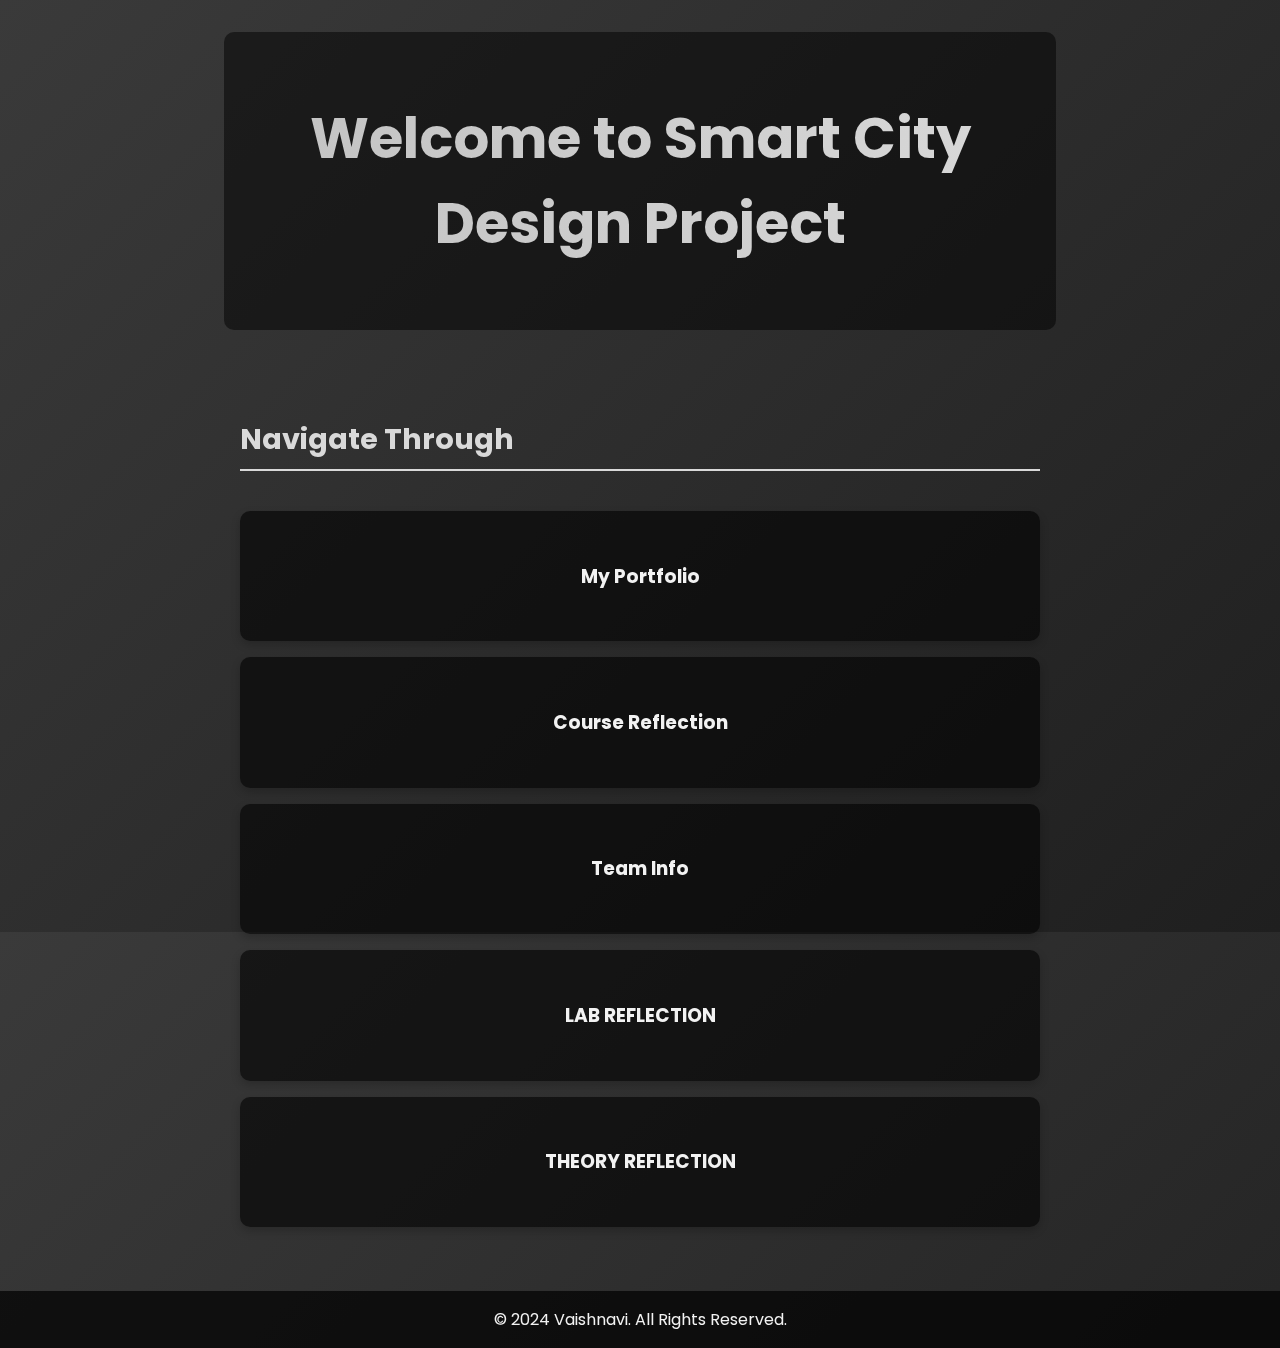
<file: index.html>
<!DOCTYPE html>

<html lang="en">

<head>

    <meta charset="UTF-8">

    <meta name="viewport" content="width=device-width, initial-scale=1.0">

    <title>Smart City Design Project</title>

    <link href="https://fonts.googleapis.com/css2?family=Poppins:wght@300;400;600&display=swap" rel="stylesheet">

    <style>

        body {

            margin: 0;

            font-family: 'Poppins', sans-serif;

            color: #f2f2f2;

            overflow-y: auto;

            overflow-x: hidden;

            background: linear-gradient(135deg, #3a3a3a, #1f1f1f);

            height: 100vh;

        }



        .background {

            position: fixed;

            top: 0;

            left: 0;

            width: 100%;

            height: 100%;

            z-index: -1;

        }



        header {

            text-align: center;

            padding: 4rem 1rem;

            background: rgba(0, 0, 0, 0.5);

            border-radius: 10px;

            margin: 2rem auto;

            max-width: 800px;

        }



        header h1 {

            font-size: 3.5rem;

            margin: 0;

            background: linear-gradient(90deg, #c2c2c2, #d9d9d9);

            -webkit-background-clip: text;

            -webkit-text-fill-color: transparent;

        }



        section {

            max-width: 800px;

            margin: 2rem auto;

            padding: 2rem;

            display: flex;

            flex-direction: column;

            gap: 1rem;

        }



        section h2 {

            font-size: 1.8rem;

            color: #d9d9d9;

            border-bottom: 2px solid #d9d9d9;

            padding-bottom: 0.5rem;

        }



        .box {

            padding: 2rem;

            background: rgba(0, 0, 0, 0.6);

            border-radius: 10px;

            box-shadow: 0 4px 10px rgba(0, 0, 0, 0.2);

            text-align: center;

            cursor: pointer;

            transition: background-color 0.3s ease;

        }



        .box:hover {

            background-color: rgba(0, 0, 0, 0.8);

        }



        a {

            color: #d9d9d9;

            text-decoration: none;

            font-weight: bold;

        }



        a:hover {

            text-decoration: underline;

        }



        footer {

            text-align: center;

            padding: 1rem;

            font-size: 1rem;

            background: rgba(0, 0, 0, 0.7);

        }

    </style>

</head>

<body>

    <div class="background"></div>



    <header>

        <h1>Welcome to Smart City Design Project</h1>

    </header>



    <section>

        <h2>Navigate Through</h2>



        <div class="box" onclick="window.location.href='my_portfolio.html'">

            <h3>My Portfolio</h3>

        </div>



        <div class="box" onclick="window.location.href='reflection_vaishnavi.html'">

            <h3>Course Reflection</h3>

        </div>



        <div class="box" onclick="window.location.href='team_information.html'">

            <h3>Team Info</h3>

        </div>



         <div class="box" onclick="window.location.href='lab_reflections.html'">

            <h3>LAB REFLECTION</h3>

        </div>



        <div class="box" onclick="window.location.href='theory_reflection.html'">

            <h3>THEORY REFLECTION</h3>

        </div>



    </section>



    <footer>

        &copy; 2024 Vaishnavi. All Rights Reserved.

    </footer>

</body>

</html>
</file>
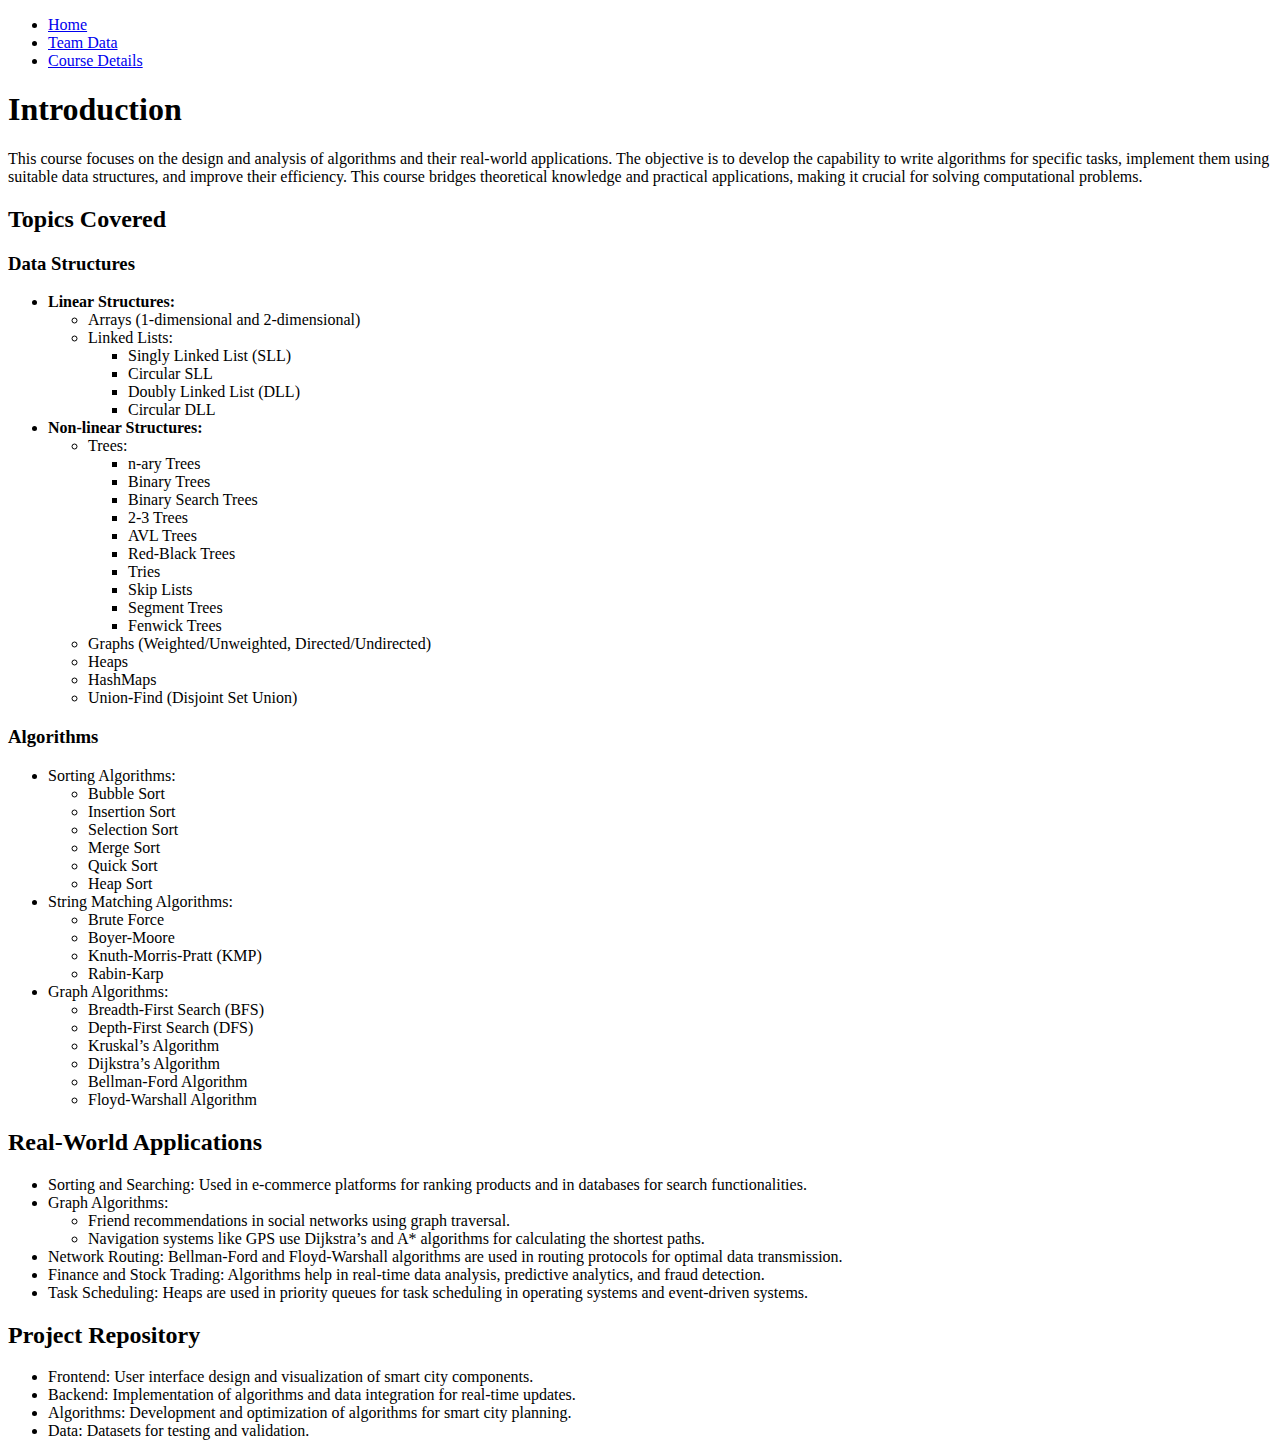
<file: course.html>
<!DOCTYPE html>
<html lang="en">
<head>
    <meta charset="UTF-8">
    <meta name="viewport" content="width=device-width, initial-scale=1.0">
    <title>Course Details - Design and Analysis of Algorithms</title>
    <link rel="stylesheet" href="styles.css"> <!-- Link to the unified styles.css -->
</head>
<body>
    <!-- Navigation -->
    <nav class="primary-navigation">
        <ul>
            <li><a href="index.html">Home</a></li>
            <li><a href="data.html">Team Data</a></li>
            <li><a href="course.html" class="active">Course Details</a></li>
        </ul>
    </nav>

    <!-- Introduction Section -->
    <section id="introduction" class="intro-section">
        <h1>Introduction</h1>
        <p>
            This course focuses on the design and analysis of algorithms and their real-world applications. 
            The objective is to develop the capability to write algorithms for specific tasks, implement them 
            using suitable data structures, and improve their efficiency. This course bridges theoretical knowledge 
            and practical applications, making it crucial for solving computational problems.
        </p>
    </section>

    <!-- Topics Covered Section -->
    <section id="topics" class="topics-section">
        <h2>Topics Covered</h2>
        <div class="topics-list">
            <!-- Data Structures -->
            <div class="topic-category">
                <h3>Data Structures</h3>
                <ul>
                    <li><strong>Linear Structures:</strong>
                        <ul>
                            <li>Arrays (1-dimensional and 2-dimensional)</li>
                            <li>Linked Lists:
                                <ul>
                                    <li>Singly Linked List (SLL)</li>
                                    <li>Circular SLL</li>
                                    <li>Doubly Linked List (DLL)</li>
                                    <li>Circular DLL</li>
                                </ul>
                            </li>
                        </ul>
                    </li>

                    <li><strong>Non-linear Structures:</strong>
                        <ul>
                            <li>Trees:
                                <ul>
                                    <li>n-ary Trees</li>
                                    <li>Binary Trees</li>
                                    <li>Binary Search Trees</li>
                                    <li>2-3 Trees</li>
                                    <li>AVL Trees</li>
                                    <li>Red-Black Trees</li>
                                    <li>Tries</li>
                                    <li>Skip Lists</li>
                                    <li>Segment Trees</li>
                                    <li>Fenwick Trees</li>
                                </ul>
                            </li>
                            <li>Graphs (Weighted/Unweighted, Directed/Undirected)</li>
                            <li>Heaps</li>
                            <li>HashMaps</li>
                            <li>Union-Find (Disjoint Set Union)</li>
                        </ul>
                    </li>
                </ul>
            </div>

            <!-- Algorithms -->
            <div class="topic-category">
                <h3>Algorithms</h3>
                <ul>
                    <li>Sorting Algorithms:
                        <ul>
                            <li>Bubble Sort</li>
                            <li>Insertion Sort</li>
                            <li>Selection Sort</li>
                            <li>Merge Sort</li>
                            <li>Quick Sort</li>
                            <li>Heap Sort</li>
                        </ul>
                    </li>
                    <li>String Matching Algorithms:
                        <ul>
                            <li>Brute Force</li>
                            <li>Boyer-Moore</li>
                            <li>Knuth-Morris-Pratt (KMP)</li>
                            <li>Rabin-Karp</li>
                        </ul>
                    </li>
                    <li>Graph Algorithms:
                        <ul>
                            <li>Breadth-First Search (BFS)</li>
                            <li>Depth-First Search (DFS)</li>
                            <li>Kruskal’s Algorithm</li>
                            <li>Dijkstra’s Algorithm</li>
                            <li>Bellman-Ford Algorithm</li>
                            <li>Floyd-Warshall Algorithm</li>
                        </ul>
                    </li>
                </ul>
            </div>
        </div>
    </section>

    <!-- Applications Section -->
    <section id="applications" class="applications-section">
        <h2>Real-World Applications</h2>
        <ul>
            <li>Sorting and Searching: Used in e-commerce platforms for ranking products and in databases for search functionalities.</li>
            <li>Graph Algorithms: 
                <ul>
                    <li>Friend recommendations in social networks using graph traversal.</li>
                    <li>Navigation systems like GPS use Dijkstra’s and A* algorithms for calculating the shortest paths.</li>
                </ul>
            </li>
            <li>Network Routing: Bellman-Ford and Floyd-Warshall algorithms are used in routing protocols for optimal data transmission.</li>
            <li>Finance and Stock Trading: Algorithms help in real-time data analysis, predictive analytics, and fraud detection.</li>
            <li>Task Scheduling: Heaps are used in priority queues for task scheduling in operating systems and event-driven systems.</li>
        </ul>
    </section>

    <!-- Project Repository Section -->
    <section id="project-repository" class="project-repository-section">
        <h2>Project Repository</h2>
        <ul>
            <li>Frontend: User interface design and visualization of smart city components.</li>
            <li>Backend: Implementation of algorithms and data integration for real-time updates.</li>
            <li>Algorithms: Development and optimization of algorithms for smart city planning.</li>
            <li>Data: Datasets for testing and validation.</li>
        </ul>
    </section>

    <!-- Dots Navigation -->
    <div class="dots-navigation">
        <a href="#introduction" class="dot1"></a>
        <a href="#topics" class="dot2"></a>
        <a href="#applications" class="dot3"></a>
        <a href="#project-repository" class="dot4"></a>
    </div>
</body>
</html>
</file>
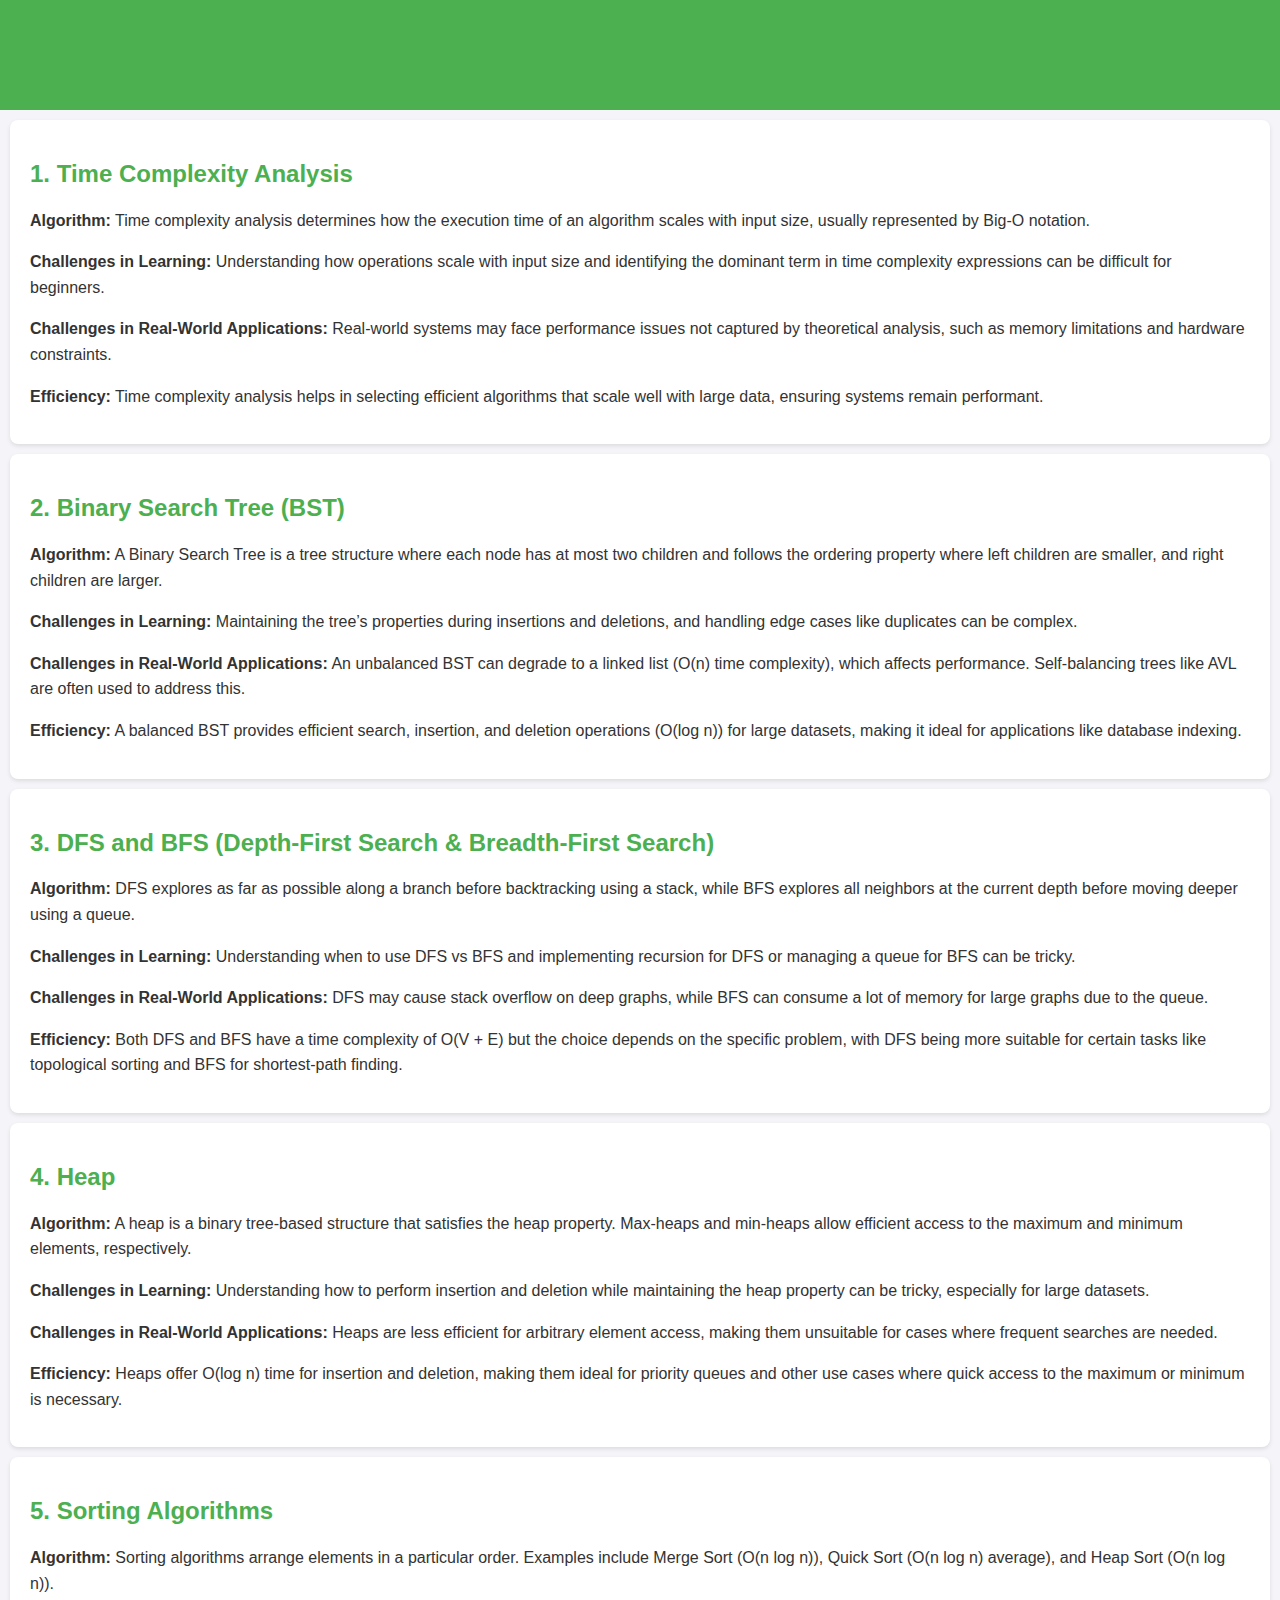
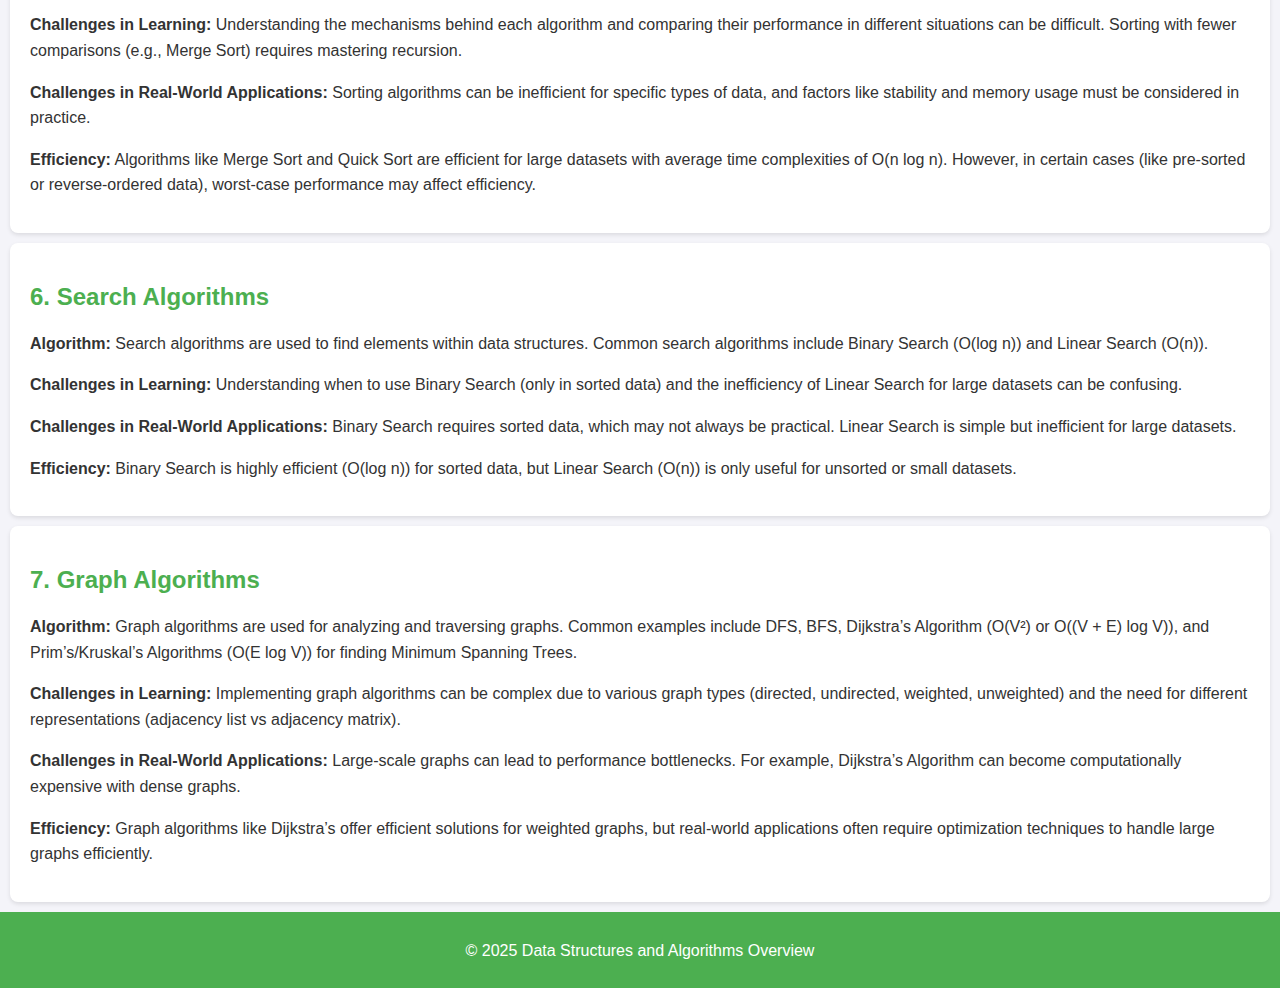
<file: lab_reflections.html>
<!DOCTYPE html>
<html lang="en">
<head>
    <meta charset="UTF-8">
    <meta name="viewport" content="width=device-width, initial-scale=1.0">
    <meta http-equiv="X-UA-Compatible" content="ie=edge">
    <title>Data Structures and Algorithms Overview</title>
    <style>
        body {
            font-family: Arial, sans-serif;
            background-color: #f4f4f9;
            color: #333;
            margin: 0;
            padding: 0;
        }
        header {
            background-color: #4CAF50;
            color: white;
            padding: 15px;
            text-align: center;
        }
        section {
            padding: 20px;
            margin: 10px;
        }
        h1, h2 {
            color: #4CAF50;
        }
        p {
            line-height: 1.6;
            margin-bottom: 15px;
        }
        .content {
            background-color: #ffffff;
            padding: 20px;
            border-radius: 8px;
            box-shadow: 0 2px 4px rgba(0, 0, 0, 0.1);
        }
        ul {
            list-style-type: square;
            margin-left: 20px;
        }
        footer {
            text-align: center;
            padding: 10px;
            background-color: #4CAF50;
            color: white;
        }
    </style>
</head>
<body>

<header>
    <h1>Data Structures and Algorithms Overview</h1>
</header>

<!-- Time Complexity Analysis Section -->
<section class="content">
    <h2>1. Time Complexity Analysis</h2>
    <p><strong>Algorithm:</strong> Time complexity analysis determines how the execution time of an algorithm scales with input size, usually represented by Big-O notation.</p>
    <p><strong>Challenges in Learning:</strong> Understanding how operations scale with input size and identifying the dominant term in time complexity expressions can be difficult for beginners.</p>
    <p><strong>Challenges in Real-World Applications:</strong> Real-world systems may face performance issues not captured by theoretical analysis, such as memory limitations and hardware constraints.</p>
    <p><strong>Efficiency:</strong> Time complexity analysis helps in selecting efficient algorithms that scale well with large data, ensuring systems remain performant.</p>
</section>

<!-- Binary Search Tree (BST) Section -->
<section class="content">
    <h2>2. Binary Search Tree (BST)</h2>
    <p><strong>Algorithm:</strong> A Binary Search Tree is a tree structure where each node has at most two children and follows the ordering property where left children are smaller, and right children are larger.</p>
    <p><strong>Challenges in Learning:</strong> Maintaining the tree’s properties during insertions and deletions, and handling edge cases like duplicates can be complex.</p>
    <p><strong>Challenges in Real-World Applications:</strong> An unbalanced BST can degrade to a linked list (O(n) time complexity), which affects performance. Self-balancing trees like AVL are often used to address this.</p>
    <p><strong>Efficiency:</strong> A balanced BST provides efficient search, insertion, and deletion operations (O(log n)) for large datasets, making it ideal for applications like database indexing.</p>
</section>

<!-- DFS and BFS Section -->
<section class="content">
    <h2>3. DFS and BFS (Depth-First Search & Breadth-First Search)</h2>
    <p><strong>Algorithm:</strong> DFS explores as far as possible along a branch before backtracking using a stack, while BFS explores all neighbors at the current depth before moving deeper using a queue.</p>
    <p><strong>Challenges in Learning:</strong> Understanding when to use DFS vs BFS and implementing recursion for DFS or managing a queue for BFS can be tricky.</p>
    <p><strong>Challenges in Real-World Applications:</strong> DFS may cause stack overflow on deep graphs, while BFS can consume a lot of memory for large graphs due to the queue.</p>
    <p><strong>Efficiency:</strong> Both DFS and BFS have a time complexity of O(V + E) but the choice depends on the specific problem, with DFS being more suitable for certain tasks like topological sorting and BFS for shortest-path finding.</p>
</section>

<!-- Heap Section -->
<section class="content">
    <h2>4. Heap</h2>
    <p><strong>Algorithm:</strong> A heap is a binary tree-based structure that satisfies the heap property. Max-heaps and min-heaps allow efficient access to the maximum and minimum elements, respectively.</p>
    <p><strong>Challenges in Learning:</strong> Understanding how to perform insertion and deletion while maintaining the heap property can be tricky, especially for large datasets.</p>
    <p><strong>Challenges in Real-World Applications:</strong> Heaps are less efficient for arbitrary element access, making them unsuitable for cases where frequent searches are needed.</p>
    <p><strong>Efficiency:</strong> Heaps offer O(log n) time for insertion and deletion, making them ideal for priority queues and other use cases where quick access to the maximum or minimum is necessary.</p>
</section>

<!-- Sorting Algorithms Section -->
<section class="content">
    <h2>5. Sorting Algorithms</h2>
    <p><strong>Algorithm:</strong> Sorting algorithms arrange elements in a particular order. Examples include Merge Sort (O(n log n)), Quick Sort (O(n log n) average), and Heap Sort (O(n log n)).</p>
    <p><strong>Challenges in Learning:</strong> Understanding the mechanisms behind each algorithm and comparing their performance in different situations can be difficult. Sorting with fewer comparisons (e.g., Merge Sort) requires mastering recursion.</p>
    <p><strong>Challenges in Real-World Applications:</strong> Sorting algorithms can be inefficient for specific types of data, and factors like stability and memory usage must be considered in practice.</p>
    <p><strong>Efficiency:</strong> Algorithms like Merge Sort and Quick Sort are efficient for large datasets with average time complexities of O(n log n). However, in certain cases (like pre-sorted or reverse-ordered data), worst-case performance may affect efficiency.</p>
</section>

<!-- Search Algorithms Section -->
<section class="content">
    <h2>6. Search Algorithms</h2>
    <p><strong>Algorithm:</strong> Search algorithms are used to find elements within data structures. Common search algorithms include Binary Search (O(log n)) and Linear Search (O(n)).</p>
    <p><strong>Challenges in Learning:</strong> Understanding when to use Binary Search (only in sorted data) and the inefficiency of Linear Search for large datasets can be confusing.</p>
    <p><strong>Challenges in Real-World Applications:</strong> Binary Search requires sorted data, which may not always be practical. Linear Search is simple but inefficient for large datasets.</p>
    <p><strong>Efficiency:</strong> Binary Search is highly efficient (O(log n)) for sorted data, but Linear Search (O(n)) is only useful for unsorted or small datasets.</p>
</section>

<!-- Graph Algorithms Section -->
<section class="content">
    <h2>7. Graph Algorithms</h2>
    <p><strong>Algorithm:</strong> Graph algorithms are used for analyzing and traversing graphs. Common examples include DFS, BFS, Dijkstra’s Algorithm (O(V²) or O((V + E) log V)), and Prim’s/Kruskal’s Algorithms (O(E log V)) for finding Minimum Spanning Trees.</p>
    <p><strong>Challenges in Learning:</strong> Implementing graph algorithms can be complex due to various graph types (directed, undirected, weighted, unweighted) and the need for different representations (adjacency list vs adjacency matrix).</p>
    <p><strong>Challenges in Real-World Applications:</strong> Large-scale graphs can lead to performance bottlenecks. For example, Dijkstra’s Algorithm can become computationally expensive with dense graphs.</p>
    <p><strong>Efficiency:</strong> Graph algorithms like Dijkstra’s offer efficient solutions for weighted graphs, but real-world applications often require optimization techniques to handle large graphs efficiently.</p>
</section>

<footer>
    <p>&copy; 2025 Data Structures and Algorithms Overview</p>
</footer>

</body>
</html>
</file>
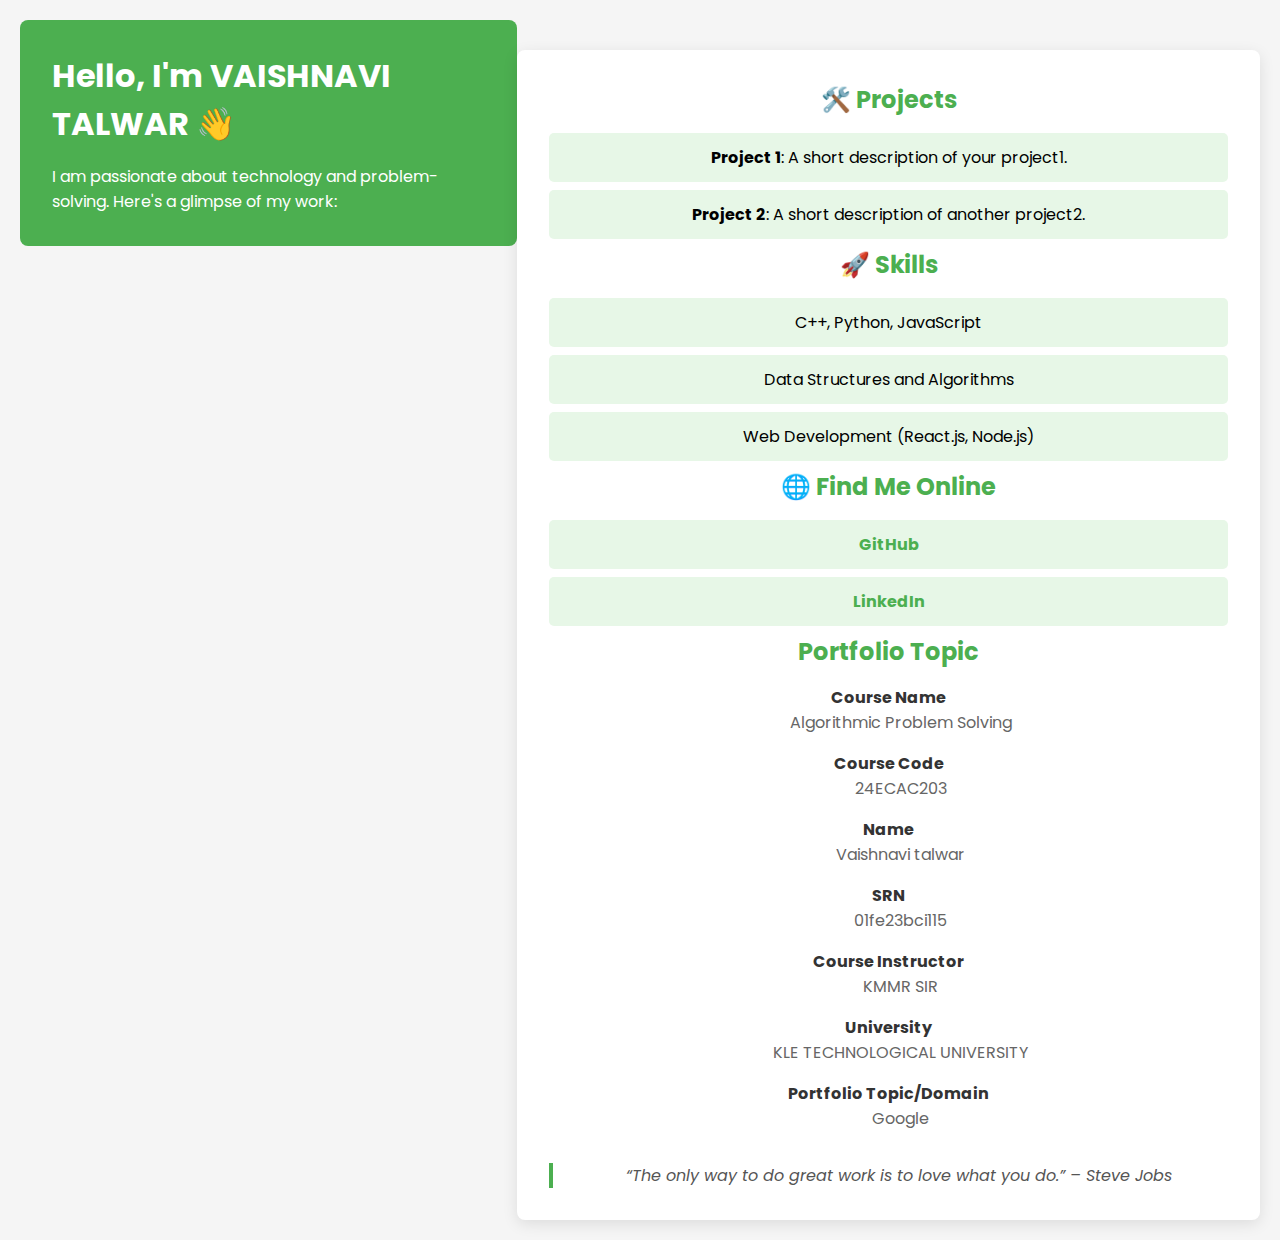
<file: my_portfolio.html>
<!DOCTYPE html>
<html lang="en">
<head>
    <meta charset="UTF-8">
    <meta name="viewport" content="width=device-width, initial-scale=1.0">
    <title>Portfolio</title>
    <link rel="stylesheet" href="style.css">
    <link href="https://fonts.googleapis.com/css2?family=Poppins:wght@300;400;600&display=swap" rel="stylesheet">
</head>
<body>
    <header>
        <h1>Hello, I'm VAISHNAVI TALWAR 👋</h1>
        <p>I am passionate about technology and problem-solving. Here's a glimpse of my work:</p>
    </header>

    <section>
        <h2>🛠️ Projects</h2>
        <ul>
            <li><strong>Project 1</strong>: A short description of your project1.</li>
            <li><strong>Project 2</strong>: A short description of another project2.</li>
        </ul>

        <h2>🚀 Skills</h2>
        <ul>
            <li>C++, Python, JavaScript</li>
            <li>Data Structures and Algorithms</li>
            <li>Web Development (React.js, Node.js)</li>
        </ul>

        <h2>🌐 Find Me Online</h2>
        <ul>
            <li><a href="https://github.com/your-github-username" target="_blank">GitHub</a></li>
            <li><a href="https://linkedin.com/in/your-linkedin-profile" target="_blank">LinkedIn</a></li>
        </ul>

        <h2>Portfolio Topic</h2>
        <dl>
            <dt>Course Name</dt>
            <dd>Algorithmic Problem Solving</dd>

            <dt>Course Code</dt>
            <dd>24ECAC203</dd>

            <dt>Name</dt>
            <dd>Vaishnavi talwar</dd>

            <dt>SRN</dt>
            <dd>01fe23bci115</dd>

            <dt>Course Instructor</dt>
            <dd>KMMR SIR</dd>

            <dt>University</dt>
            <dd>KLE TECHNOLOGICAL UNIVERSITY</dd>

            <dt>Portfolio Topic/Domain</dt>
            <dd>Google</dd>
        </dl>

        <blockquote>“The only way to do great work is to love what you do.” – Steve Jobs</blockquote>
    </section>
</body>
</html>
</file>
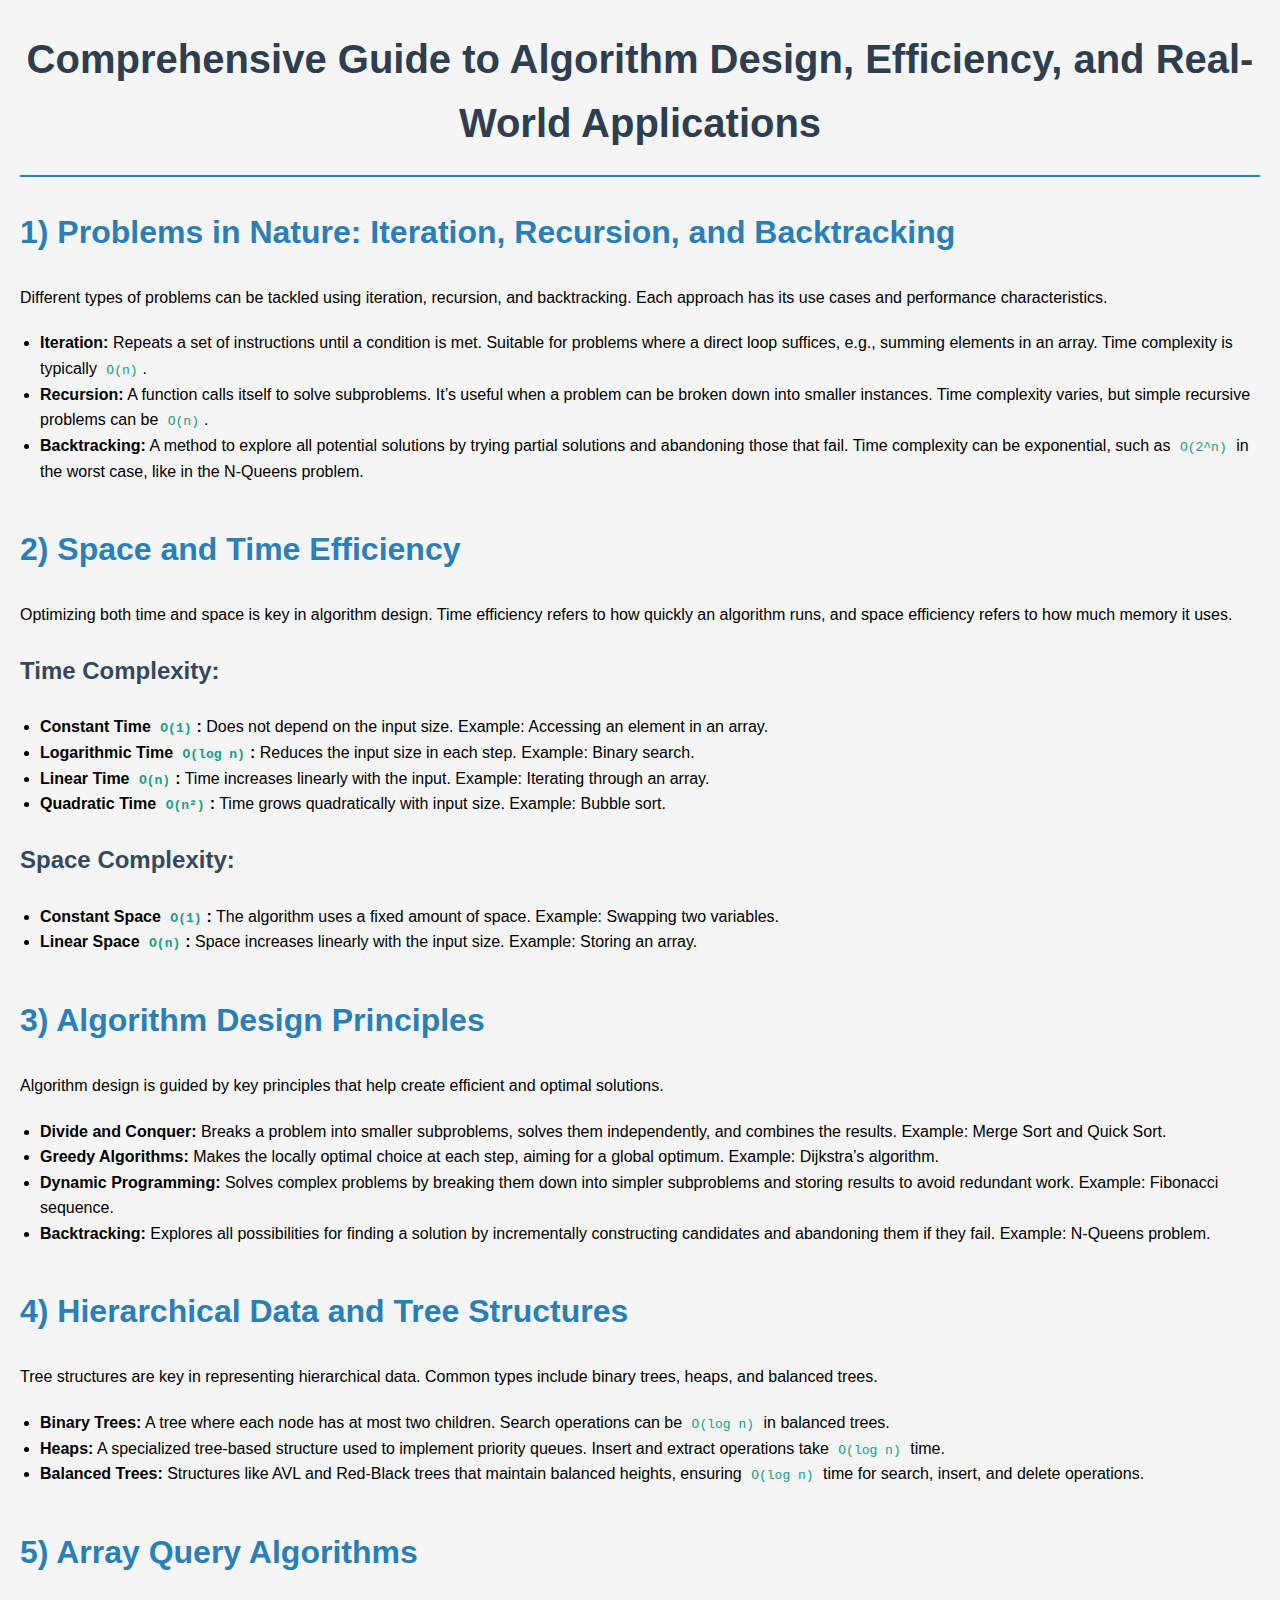
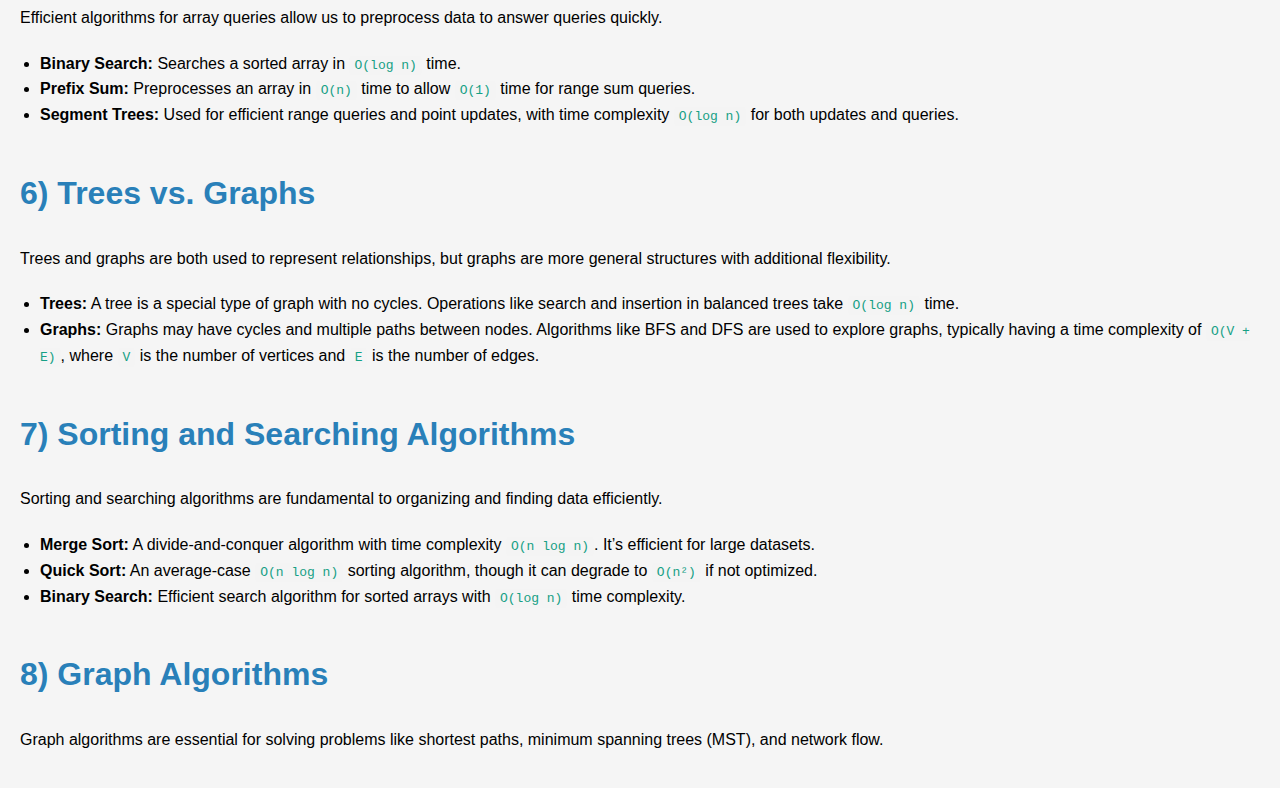
<file: reflection_vaishnavi.html>
<!DOCTYPE html>
<html lang="en">
<head>
    <meta charset="UTF-8">
    <meta name="viewport" content="width=device-width, initial-scale=1.0">
    <meta http-equiv="X-UA-Compatible" content="ie=edge">
    <title>Comprehensive Guide to Algorithm Design and Real-World Applications</title>
    <style>
        body {
            font-family: Arial, sans-serif;
            line-height: 1.6;
            margin: 20px;
            background-color: #f5f5f5;
        }
        h1 {
            text-align: center;
            color: #2C3E50;
            font-size: 2.5em;
            padding-bottom: 20px;
            border-bottom: 2px solid #2980B9;
        }
        h2 {
            color: #2980B9;
            font-size: 2em;
            margin-top: 30px;
        }
        h3 {
            color: #34495E;
            font-size: 1.5em;
        }
        p {
            margin-bottom: 20px;
        }
        ul {
            margin: 10px 0;
            padding-left: 20px;
        }
        code {
            background-color: #f4f4f4;
            padding: 2px 5px;
            border-radius: 3px;
            color: #16a085;
        }
        section {
            margin-bottom: 40px;
        }
        .highlight {
            color: #E74C3C;
            font-weight: bold;
        }
        .concepts {
            margin-left: 30px;
        }
        .quote {
            background-color: #BDC3C7;
            padding: 10px;
            font-style: italic;
            margin-top: 20px;
        }
        .tip {
            background-color: #F39C12;
            padding: 10px;
            color: #fff;
            border-radius: 5px;
            margin-top: 10px;
        }
    </style>
</head>
<body>

    <h1>Comprehensive Guide to Algorithm Design, Efficiency, and Real-World Applications</h1>

    <section>
        <h2>1) Problems in Nature: Iteration, Recursion, and Backtracking</h2>
        <p>Different types of problems can be tackled using iteration, recursion, and backtracking. Each approach has its use cases and performance characteristics.</p>
        <ul>
            <li><strong>Iteration:</strong> Repeats a set of instructions until a condition is met. Suitable for problems where a direct loop suffices, e.g., summing elements in an array. Time complexity is typically <code>O(n)</code>.</li>
            <li><strong>Recursion:</strong> A function calls itself to solve subproblems. It’s useful when a problem can be broken down into smaller instances. Time complexity varies, but simple recursive problems can be <code>O(n)</code>.</li>
            <li><strong>Backtracking:</strong> A method to explore all potential solutions by trying partial solutions and abandoning those that fail. Time complexity can be exponential, such as <code>O(2^n)</code> in the worst case, like in the N-Queens problem.</li>
        </ul>
    </section>

    <section>
        <h2>2) Space and Time Efficiency</h2>
        <p>Optimizing both time and space is key in algorithm design. Time efficiency refers to how quickly an algorithm runs, and space efficiency refers to how much memory it uses.</p>

        <h3>Time Complexity:</h3>
        <ul>
            <li><strong>Constant Time <code>O(1)</code>:</strong> Does not depend on the input size. Example: Accessing an element in an array.</li>
            <li><strong>Logarithmic Time <code>O(log n)</code>:</strong> Reduces the input size in each step. Example: Binary search.</li>
            <li><strong>Linear Time <code>O(n)</code>:</strong> Time increases linearly with the input. Example: Iterating through an array.</li>
            <li><strong>Quadratic Time <code>O(n²)</code>:</strong> Time grows quadratically with input size. Example: Bubble sort.</li>
        </ul>

        <h3>Space Complexity:</h3>
        <ul>
            <li><strong>Constant Space <code>O(1)</code>:</strong> The algorithm uses a fixed amount of space. Example: Swapping two variables.</li>
            <li><strong>Linear Space <code>O(n)</code>:</strong> Space increases linearly with the input size. Example: Storing an array.</li>
        </ul>
    </section>

    <section>
        <h2>3) Algorithm Design Principles</h2>
        <p>Algorithm design is guided by key principles that help create efficient and optimal solutions.</p>
        <ul>
            <li><strong>Divide and Conquer:</strong> Breaks a problem into smaller subproblems, solves them independently, and combines the results. Example: Merge Sort and Quick Sort.</li>
            <li><strong>Greedy Algorithms:</strong> Makes the locally optimal choice at each step, aiming for a global optimum. Example: Dijkstra’s algorithm.</li>
            <li><strong>Dynamic Programming:</strong> Solves complex problems by breaking them down into simpler subproblems and storing results to avoid redundant work. Example: Fibonacci sequence.</li>
            <li><strong>Backtracking:</strong> Explores all possibilities for finding a solution by incrementally constructing candidates and abandoning them if they fail. Example: N-Queens problem.</li>
        </ul>
    </section>

    <section>
        <h2>4) Hierarchical Data and Tree Structures</h2>
        <p>Tree structures are key in representing hierarchical data. Common types include binary trees, heaps, and balanced trees.</p>
        <ul>
            <li><strong>Binary Trees:</strong> A tree where each node has at most two children. Search operations can be <code>O(log n)</code> in balanced trees.</li>
            <li><strong>Heaps:</strong> A specialized tree-based structure used to implement priority queues. Insert and extract operations take <code>O(log n)</code> time.</li>
            <li><strong>Balanced Trees:</strong> Structures like AVL and Red-Black trees that maintain balanced heights, ensuring <code>O(log n)</code> time for search, insert, and delete operations.</li>
        </ul>
    </section>

    <section>
        <h2>5) Array Query Algorithms</h2>
        <p>Efficient algorithms for array queries allow us to preprocess data to answer queries quickly.</p>
        <ul>
            <li><strong>Binary Search:</strong> Searches a sorted array in <code>O(log n)</code> time.</li>
            <li><strong>Prefix Sum:</strong> Preprocesses an array in <code>O(n)</code> time to allow <code>O(1)</code> time for range sum queries.</li>
            <li><strong>Segment Trees:</strong> Used for efficient range queries and point updates, with time complexity <code>O(log n)</code> for both updates and queries.</li>
        </ul>
    </section>

    <section>
        <h2>6) Trees vs. Graphs</h2>
        <p>Trees and graphs are both used to represent relationships, but graphs are more general structures with additional flexibility.</p>
        <ul>
            <li><strong>Trees:</strong> A tree is a special type of graph with no cycles. Operations like search and insertion in balanced trees take <code>O(log n)</code> time.</li>
            <li><strong>Graphs:</strong> Graphs may have cycles and multiple paths between nodes. Algorithms like BFS and DFS are used to explore graphs, typically having a time complexity of <code>O(V + E)</code>, where <code>V</code> is the number of vertices and <code>E</code> is the number of edges.</li>
        </ul>
    </section>

    <section>
        <h2>7) Sorting and Searching Algorithms</h2>
        <p>Sorting and searching algorithms are fundamental to organizing and finding data efficiently.</p>
        <ul>
            <li><strong>Merge Sort:</strong> A divide-and-conquer algorithm with time complexity <code>O(n log n)</code>. It’s efficient for large datasets.</li>
            <li><strong>Quick Sort:</strong> An average-case <code>O(n log n)</code> sorting algorithm, though it can degrade to <code>O(n²)</code> if not optimized.</li>
            <li><strong>Binary Search:</strong> Efficient search algorithm for sorted arrays with <code>O(log n)</code> time complexity.</li>
        </ul>
    </section>

    <section>
        <h2>8) Graph Algorithms</h2>
        <p>Graph algorithms are essential for solving problems like shortest paths, minimum spanning trees (MST), and network flow.</p>
        <ul>
            <li
</file>
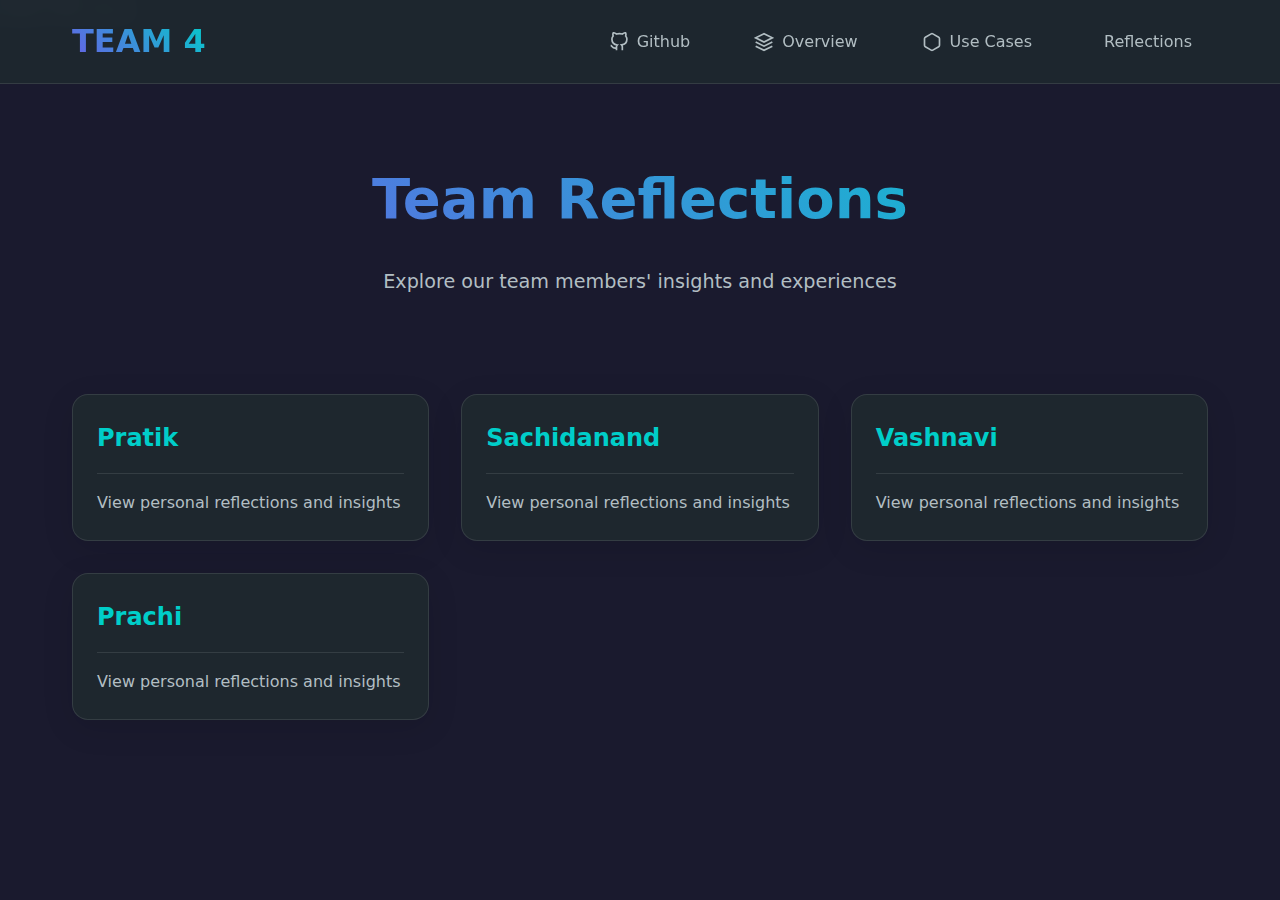
<file: reflections_team.html>
!DOCTYPE html>
<html lang="en">
<head>
    <meta charset="UTF-8">
    <meta name="viewport" content="width=device-width, initial-scale=1.0">
    <title>Team Reflections</title>
    <style>
        /* Rich Color Palette */
        :root {
            --primary: #2d3436;
            --secondary: #0984e3;
            --accent: #00cec9;
            --background: #1a1a2e;
            --card-bg: #1e272e;
            --text-primary: #dfe6e9;
            --text-secondary: #b2bec3;
            --gradient-start: #6c5ce7;
            --gradient-end: #00cec9;
        }

        * {
            box-sizing: border-box;
            margin: 0;
            padding: 0;
        }

        body {
            margin: 0;
            font-family: 'Inter', system-ui, sans-serif;
            color: var(--text-primary);
            background-color: var(--background);
            line-height: 1.6;
        }

        /* Header Styles */
        .main-header {
            background: rgba(30, 39, 46, 0.95);
            backdrop-filter: blur(10px);
            position: fixed;
            width: 100%;
            top: 0;
            z-index: 100;
            border-bottom: 1px solid rgba(255, 255, 255, 0.1);
            transition: all 0.3s ease;
        }

        .container {
            max-width: 1200px;
            margin: 0 auto;
            padding: 0 2rem;
        }

        .header-content {
            display: flex;
            justify-content: space-between;
            align-items: center;
            padding: 1rem 0;
        }

        .logo {
            font-size: 2rem;
            font-weight: 700;
            background: linear-gradient(45deg, var(--gradient-start), var(--gradient-end));
            -webkit-background-clip: text;
            background-clip: text;
            -webkit-text-fill-color: transparent;
            transition: transform 0.3s ease;
        }

        .logo:hover {
            transform: scale(1.05);
        }

        /* Navigation */
        .main-nav {
            display: flex;
            gap: 2rem;
        }

        .nav-link {
            color: var(--text-secondary);
            text-decoration: none;
            display: flex;
            align-items: center;
            gap: 0.5rem;
            padding: 0.5rem 1rem;
            border-radius: 8px;
            transition: all 0.3s ease;
        }

        .nav-link:hover {
            color: var(--text-primary);
            background: rgba(255, 255, 255, 0.1);
            transform: translateY(-2px);
        }

        /* Hero Section */
        .hero {
            padding: 8rem 0 4rem;
            text-align: center;
        }

        .hero h1 {
            font-size: 3.5rem;
            margin-bottom: 1.5rem;
            background: linear-gradient(45deg, var(--gradient-start), var(--gradient-end));
            -webkit-background-clip: text;
            background-clip: text;
            -webkit-text-fill-color: transparent;
        }

        .hero p {
            font-size: 1.2rem;
            color: var(--text-secondary);
            max-width: 600px;
            margin: 0 auto;
        }

        /* Team Grid */
        .team-grid {
            display: grid;
            grid-template-columns: repeat(auto-fit, minmax(300px, 1fr));
            gap: 2rem;
            padding: 2rem 0;
        }

        .case-card {
            background: var(--card-bg);
            border-radius: 16px;
            padding: 1.5rem;
            box-shadow: 0 8px 32px rgba(0, 0, 0, 0.1);
            transition: all 0.3s cubic-bezier(0.4, 0, 0.2, 1);
            border: 1px solid rgba(255, 255, 255, 0.1);
            text-decoration: none;
            color: var(--text-primary);
        }

        .case-card:hover {
            transform: translateY(-8px);
            box-shadow: 0 12px 48px rgba(0, 0, 0, 0.2);
        }

        .case-card h2 {
            font-size: 1.5rem;
            margin-bottom: 1rem;
            color: var(--accent);
        }

        .card-content {
            margin-top: 1rem;
            padding-top: 1rem;
            border-top: 1px solid rgba(255, 255, 255, 0.1);
        }

        .card-content p {
            color: var(--text-secondary);
            margin: 0;
        }

        /* Animations */
        @keyframes fadeIn {
            from {
                opacity: 0;
                transform: translateY(20px);
            }
            to {
                opacity: 1;
                transform: translateY(0);
            }
        }

        .fade-in {
            animation: fadeIn 0.6s ease forwards;
        }

        /* Responsive Design */
        @media (max-width: 768px) {
            .header-content {
                flex-direction: column;
                gap: 1rem;
            }
            
            .main-nav {
                flex-wrap: wrap;
                justify-content: center;
            }
            
            .hero h1 {
                font-size: 2.5rem;
            }

            .team-grid {
                grid-template-columns: 1fr;
            }
        }
    </style>
</head>
<body>
    <header class="main-header">
        <div class="container">
            <div class="header-content">
                <h1 class="logo">TEAM 4</h1>
                <nav class="main-nav">
                    <a href="https://github.com/sachidanand-A/urban_navigation_and_safety-/blob/main" class="nav-link">
                        <svg class="icon" width="20" height="20" viewBox="0 0 24 24" fill="none" stroke="currentColor" stroke-width="2">
                            <path d="M9 19c-5 1.5-5-2.5-7-3m14 6v-3.87a3.37 3.37 0 0 0-.94-2.61c3.14-.35 6.44-1.54 6.44-7A5.44 5.44 0 0 0 20 4.77 5.07 5.07 0 0 0 19.91 1S18.73.65 16 2.48a13.38 13.38 0 0 0-7 0C6.27.65 5.09 1 5.09 1A5.07 5.07 0 0 0 5 4.77a5.44 5.44 0 0 0-1.5 3.78c0 5.42 3.3 6.61 6.44 7A3.37 3.37 0 0 0 9 18.13V22"></path>
                        </svg>
                        Github
                    </a>
                    <a href="index.html" class="nav-link">
                        <svg class="icon" width="20" height="20" viewBox="0 0 24 24" fill="none" stroke="currentColor" stroke-width="2">
                            <path d="M12 2L2 7l10 5 10-5-10-5zM2 17l10 5 10-5M2 12l10 5 10-5"></path>
                        </svg>
                        Overview
                    </a>
                    <a href="usecases.html" class="nav-link">
                        <svg class="icon" width="20" height="20" viewBox="0 0 24 24" fill="none" stroke="currentColor" stroke-width="2">
                            <path d="M21 16V8a2 2 0 0 0-1-1.73l-7-4a2 2 0 0 0-2 0l-7 4A2 2 0 0 0 3 8v8a2 2 0 0 0 1 1.73l7 4a2 2 0 0 0 2 0l7-4A2 2 0 0 0 21 16z"></path>
                        </svg>
                        Use Cases
                    </a>
                    <a href="reflections_team.html" class="nav-link">
                        <svg class="icon" viewBox="0 0 24 24" fill="none" stroke="currentColor" stroke-width="2">
                            <path d="M15 14c.2-1 .7-1.7 1.5-2.5M9 14c-.2-1-.7-1.7-1.5-2.5M6 9h.01M18 9h.01"></path>
                            <path d="M12 2a8 8 0 0 0-8 8v1a4 4 0 0 0 4 4h8a4 4 0 0 0 4-4v-1a8 8 0 0 0-8-8z"></path>
                        </svg>
                        Reflections
                    </a>
                </nav>
            </div>
        </div>
    </header>

    <main class="container">
        <section class="hero">
            <h1>Team Reflections</h1>
            <p>Explore our team members' insights and experiences</p>
        </section>

        <div class="team-grid">
            <a href="reflections_pratik.html" class="case-card">
                <h2>Pratik</h2>
                <div class="card-content">
                    <p>View personal reflections and insights</p>
                </div>
            </a>

            <a href="refections_sachidanand.html" class="case-card">
                <h2>Sachidanand</h2>
                <div class="card-content">
                    <p>View personal reflections and insights</p>
                </div>
            </a>

            <a href="mallikarjun/mallikarjun_reflect.html" class="case-card">
                <h2>Vashnavi</h2>
                <div class="card-content">
                    <p>View personal reflections and insights</p>
                </div>
            </a>

            <a href="subbramnnya/reflections.html" class="case-card">
                <h2>Prachi</h2>
                <div class="card-content">
                    <p>View personal reflections and insights</p>
                </div>
            </a>
        </div>
    </main>

    <script>
        document.addEventListener('DOMContentLoaded', () => {
            const observer = new IntersectionObserver((entries) => {
                entries.forEach(entry => {
                    if (entry.isIntersecting) {
                        entry.target.classList.add('fade-in');
                        observer.unobserve(entry.target);
                    }
                });
            }, {
                threshold: 0.1
            });

            document.querySelectorAll('.case-card, .hero').forEach(el => {
                observer.observe(el);
            });
        });
    </script>
</body>
</html>
</file>
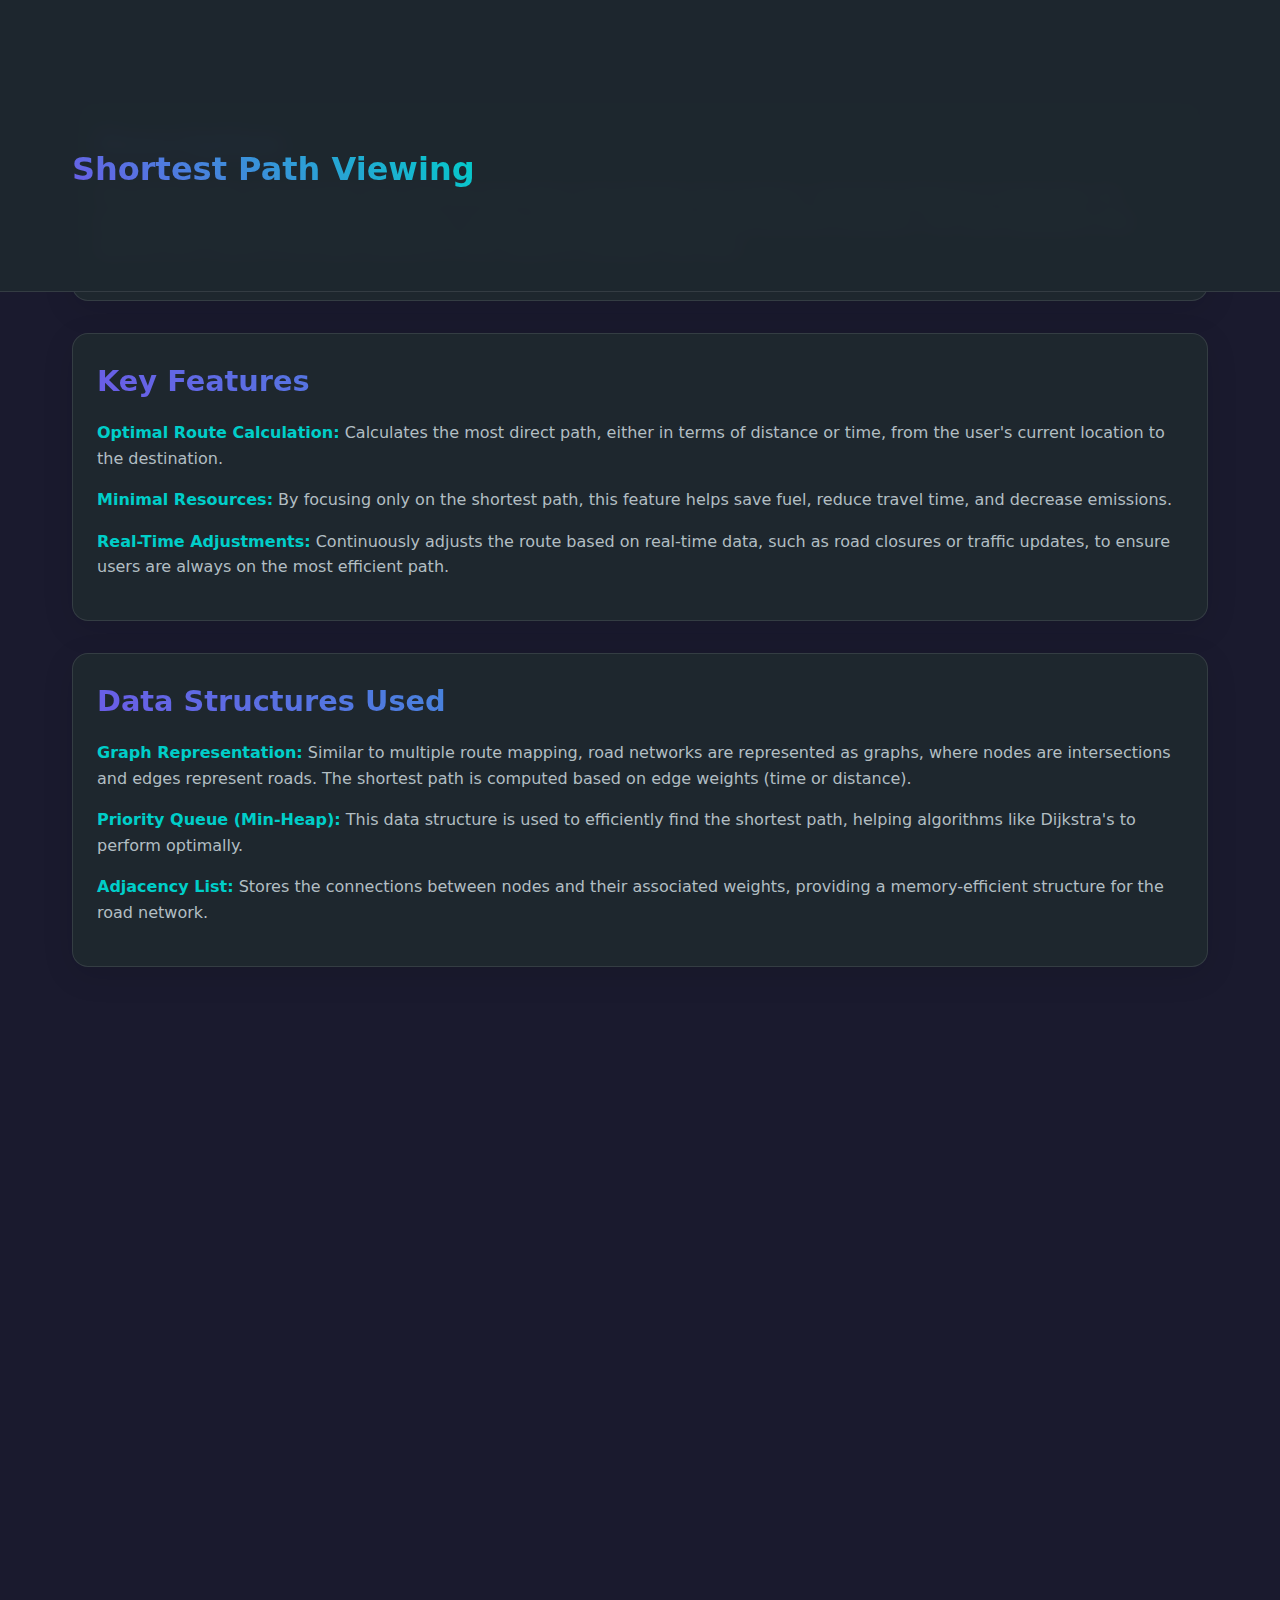
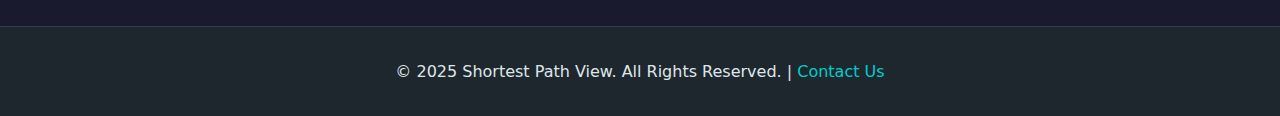
<file: shortest_path.html>
<!DOCTYPE html>
<html lang="en">
<head>
    <meta charset="UTF-8">
    <meta name="viewport" content="width=device-width, initial-scale=1.0">
    <title>Shortest Path View</title>
    
    <style>
        /* Rich Color Palette */
        :root {
            --primary: #2d3436;
            --secondary: #0984e3;
            --accent: #00cec9;
            --background: #1a1a2e;
            --card-bg: #1e272e;
            --text-primary: #dfe6e9;
            --text-secondary: #b2bec3;
            --gradient-start: #6c5ce7;
            --gradient-end: #00cec9;
        }

        * {
            box-sizing: border-box;
            margin: 0;
            padding: 0;
        }

        body {
            margin: 0;
            font-family: 'Inter', system-ui, sans-serif;
            color: var(--text-primary);
            background-color: var(--background);
            line-height: 1.6;
        }

        /* Header Styles */
        .main-header {
            background: rgba(30, 39, 46, 0.95);
            backdrop-filter: blur(10px);
            position: fixed;
            width: 100%;
            top: 0;
            z-index: 100;
            border-bottom: 1px solid rgba(255, 255, 255, 0.1);
            transition: all 0.3s ease;
        }

        .container {
            max-width: 1200px;
            margin: 0 auto;
            padding: 6rem 2rem 2rem;
        }

        .header-content {
            display: flex;
            justify-content: space-between;
            align-items: center;
            padding: 1rem 0;
        }

        .logo {
            font-size: 2rem;
            font-weight: 700;
            background: linear-gradient(45deg, var(--gradient-start), var(--gradient-end));
            -webkit-background-clip: text;
            background-clip: text;
            -webkit-text-fill-color: transparent;
            transition: transform 0.3s ease;
        }

        /* Use Case Cards */
        .use-case {
            background: var(--card-bg);
            border-radius: 16px;
            padding: 1.5rem;
            margin-bottom: 2rem;
            box-shadow: 0 8px 32px rgba(0, 0, 0, 0.1);
            border: 1px solid rgba(255, 255, 255, 0.1);
            transition: transform 0.3s ease, box-shadow 0.3s ease;
            opacity: 0;
            transform: translateY(20px);
        }

        .use-case:hover {
            transform: translateY(-4px);
            box-shadow: 0 12px 48px rgba(0, 0, 0, 0.2);
        }

        .use-case h2 {
            font-size: 1.8rem;
            margin-bottom: 1rem;
            background: linear-gradient(45deg, var(--gradient-start), var(--gradient-end));
            -webkit-background-clip: text;
            background-clip: text;
            -webkit-text-fill-color: transparent;
        }

        .use-case p {
            color: var(--text-secondary);
            margin-bottom: 1rem;
        }

        .use-case strong {
            color: var(--accent);
        }

        .use-case ul {
            list-style: none;
            padding-left: 1rem;
        }

        .use-case li {
            margin-bottom: 0.5rem;
            position: relative;
            padding-left: 1.5rem;
        }

        .use-case li::before {
            content: "→";
            position: absolute;
            left: 0;
            color: var(--accent);
        }

        /* Header */
        header {
            text-align: center;
            padding: 2rem 0;
            background: var(--card-bg);
        }

        header h1 {
            font-size: 2.5rem;
            background: linear-gradient(45deg, var(--gradient-start), var(--gradient-end));
            -webkit-background-clip: text;
            background-clip: text;
            -webkit-text-fill-color: transparent;
            margin-bottom: 1rem;
        }

        /* Footer */
        footer {
            background: var(--card-bg);
            padding: 2rem 0;
            text-align: center;
            margin-top: 4rem;
            border-top: 1px solid rgba(255, 255, 255, 0.1);
        }

        footer a {
            color: var(--accent);
            text-decoration: none;
            transition: color 0.3s ease;
        }

        footer a:hover {
            color: var(--gradient-end);
        }

        /* Animations */
        @keyframes fadeIn {
            from { opacity: 0; transform: translateY(20px); }
            to { opacity: 1; transform: translateY(0); }
        }

        .fade-in {
            animation: fadeIn 0.6s ease forwards;
        }

        /* Responsive Design */
        @media (max-width: 768px) {
            .container {
                padding: 4rem 1rem 1rem;
            }
            
            header h1 {
                font-size: 2rem;
            }
            
            .use-case {
                padding: 1rem;
            }
        }
    </style>
</head>
<body>
    <header class="main-header">
        <div class="container">
            <div class="header-content">
                <h1 class="logo">Shortest Path Viewing</h1>
            </div>
        </div>
    </header>

    <div class="container">
        <div class="use-case">
            <h2>Description</h2>
            <p>The shortest path view provides users with the most direct route between two locations, minimizing distance or travel time. It's especially useful for users seeking efficiency, such as commuters or those in time-sensitive situations. The route displayed is the optimal one in terms of the least distance or time, based on available road data.</p>
        </div>

        <div class="use-case">
            <h2>Key Features</h2>
            <p><strong>Optimal Route Calculation:</strong> Calculates the most direct path, either in terms of distance or time, from the user's current location to the destination.</p>
            <p><strong>Minimal Resources:</strong> By focusing only on the shortest path, this feature helps save fuel, reduce travel time, and decrease emissions.</p>
            <p><strong>Real-Time Adjustments:</strong> Continuously adjusts the route based on real-time data, such as road closures or traffic updates, to ensure users are always on the most efficient path.</p>
        </div>

        <div class="use-case">
            <h2>Data Structures Used</h2>
            <p><strong>Graph Representation:</strong> Similar to multiple route mapping, road networks are represented as graphs, where nodes are intersections and edges represent roads. The shortest path is computed based on edge weights (time or distance).</p>
            <p><strong>Priority Queue (Min-Heap):</strong> This data structure is used to efficiently find the shortest path, helping algorithms like Dijkstra's to perform optimally.</p>
            <p><strong>Adjacency List:</strong> Stores the connections between nodes and their associated weights, providing a memory-efficient structure for the road network.</p>
        </div>

        <div class="use-case">
            <h2>Algorithms Used</h2>
            <ul>
                <li><strong>Dijkstra's Algorithm:</strong> A widely used algorithm for finding the shortest path in terms of distance or time. It calculates the shortest path from a source to all other nodes in a graph.</li>
                <li><strong>A* Search Algorithm:</strong> This heuristic-driven algorithm speeds up the search for the shortest path, particularly in large road networks, by considering both distance and heuristic estimates.</li>
            </ul>
        </div>

        <div class="use-case">
            <h2>Benefits</h2>
            <p>Helps users find the fastest or most direct route, saving time and reducing travel stress.</p>
            <p>Reduces fuel consumption and emissions by selecting the shortest route, contributing to environmental sustainability.</p>
            <p>Improves user satisfaction by ensuring the most efficient journey without unnecessary detours.</p>
        </div>
    </div>

    <footer>
        <p>&copy; 2025 Shortest Path View. All Rights Reserved. | <a href="#">Contact Us</a></p>
    </footer>

    <script>
        document.addEventListener('DOMContentLoaded', () => {
            // Intersection Observer for fade-in animations
            const observer = new IntersectionObserver((entries) => {
                entries.forEach(entry => {
                    if (entry.isIntersecting) {
                        entry.target.style.opacity = '1';
                        entry.target.style.transform = 'translateY(0)';
                        observer.unobserve(entry.target);
                    }
                });
            }, {
                threshold: 0.1
            });

            // Observe all use-case elements
            document.querySelectorAll('.use-case').forEach(el => {
                observer.observe(el);
            });

            // Header scroll functionality
            let lastScroll = 0;
            const header = document.querySelector('.main-header');

            window.addEventListener('scroll', () => {
                const currentScroll = window.pageYOffset;

                if (currentScroll <= 0) {
                    header.style.transform = 'translateY(0)';
                    header.style.background = 'rgba(30, 39, 46, 0.95)';
                } else if (currentScroll > lastScroll) {
                    header.style.transform = 'translateY(-100%)';
                } else {
                    header.style.transform = 'translateY(0)';
                    header.style.background = 'rgba(30, 39, 46, 0.98)';
                }
                lastScroll = currentScroll;
            });
        });
    </script>
</body>
</html>
</file>
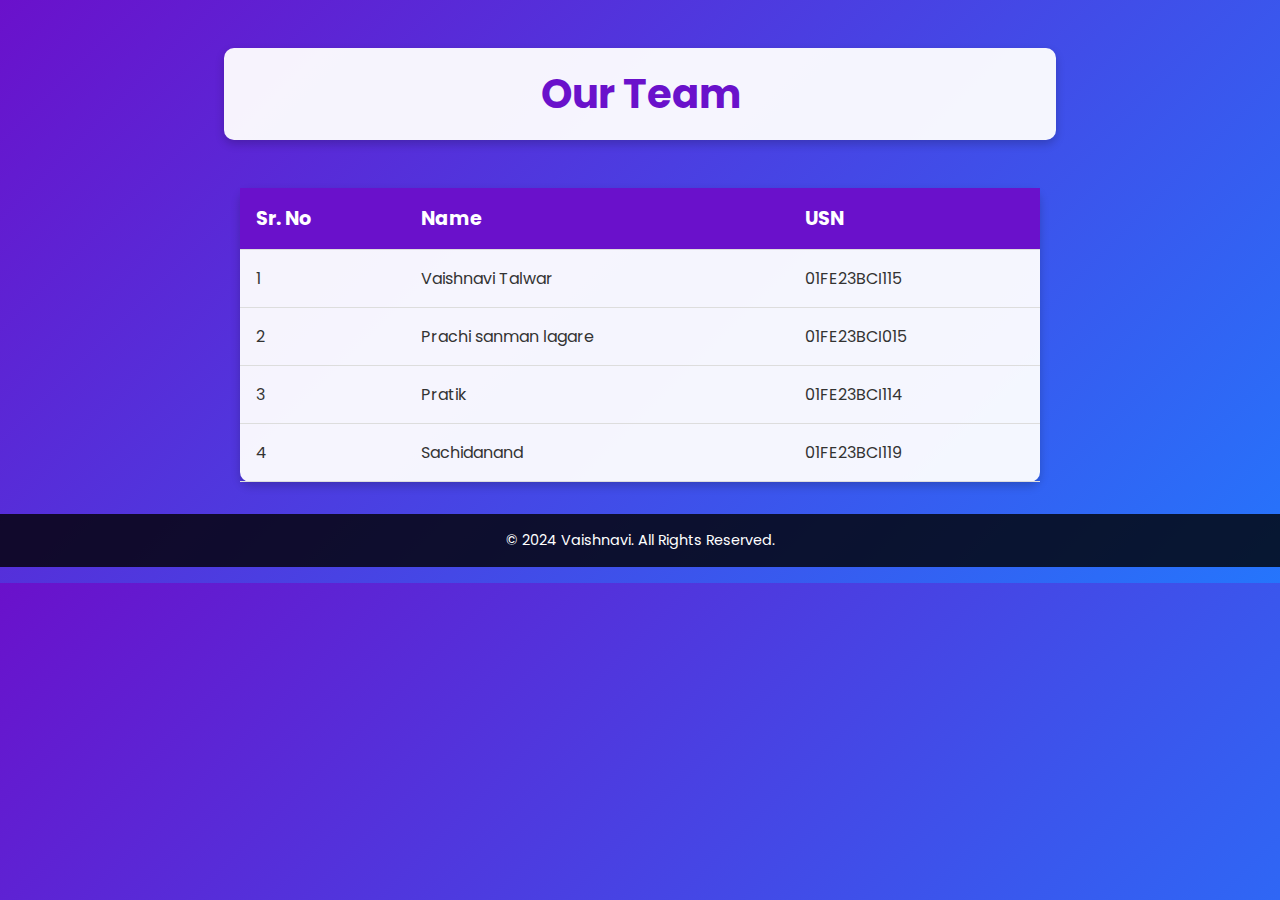
<file: team_information.html>
<!DOCTYPE html>
<html lang="en">
<head>
    <meta charset="UTF-8">
    <meta name="viewport" content="width=device-width, initial-scale=1.0">
    <title>Our Team</title>
    <link href="https://fonts.googleapis.com/css2?family=Poppins:wght@300;400;600&display=swap" rel="stylesheet">
    <style>
        body {
            margin: 0;
            font-family: 'Poppins', sans-serif;
            background: linear-gradient(135deg, #6a11cb, #2575fc);
            color: #333;
            display: flex;
            flex-direction: column;
            align-items: center;
            padding: 1rem;
        }

        header {
            text-align: center;
            margin: 2rem 0;
            padding: 1rem;
            background: rgba(255, 255, 255, 0.95);
            border-radius: 10px;
            box-shadow: 0 4px 10px rgba(0, 0, 0, 0.2);
            width: 100%;
            max-width: 800px;
        }

        header h1 {
            font-size: 2.5rem;
            color: #6a11cb;
            margin: 0;
        }

        table {
            width: 100%;
            max-width: 800px;
            border-collapse: collapse;
            margin-top: 1rem;
            background: rgba(255, 255, 255, 0.95);
            border-radius: 10px;
            box-shadow: 0 4px 10px rgba(0, 0, 0, 0.2);
        }

        th, td {
            padding: 1rem;
            text-align: left;
            border-bottom: 1px solid #ddd;
        }

        th {
            background-color: #6a11cb;
            color: white;
            font-size: 1.2rem;
        }

        td a {
            color: #2575fc;
            text-decoration: none;
            font-weight: bold;
        }

        td a:hover {
            text-decoration: underline;
        }

        footer {
            text-align: center;
            padding: 1rem;
            background: rgba(0, 0, 0, 0.8);
            color: #fff;
            width: 100%;
            font-size: 0.9rem;
            margin-top: 2rem;
        }

        @media (max-width: 768px) {
            header h1 {
                font-size: 2rem;
            }

            th, td {
                padding: 0.8rem;
                font-size: 0.9rem;
            }
        }
    </style>
</head>
<body>

    <header>
        <h1>Our Team</h1>
    </header>

    <table>
        <thead>
            <tr>
                <th>Sr. No</th>
                <th>Name</th>
                <th>USN</th>
            </tr>
        </thead>
        <tbody>
            <tr>
                <td>1</td>
                <td>Vaishnavi Talwar</td>
                <td>01FE23BCI115</td>
            </tr>
            <tr>
                <td>2</td>
                <td>Prachi sanman lagare</td>
                <td>01FE23BCI015</td>
            </tr>
            <tr>
                <td>3</td>
                <td>Pratik </td>
                <td>01FE23BCI114</td>
            </tr>
            <tr>
                <td>4</td>
                <td>Sachidanand</td>
                <td>01FE23BCI119</td>
            </tr>
        </tbody>
    </table>

    <footer>
        &copy; 2024 Vaishnavi. All Rights Reserved.
    </footer>

</body>
</html>
</file>
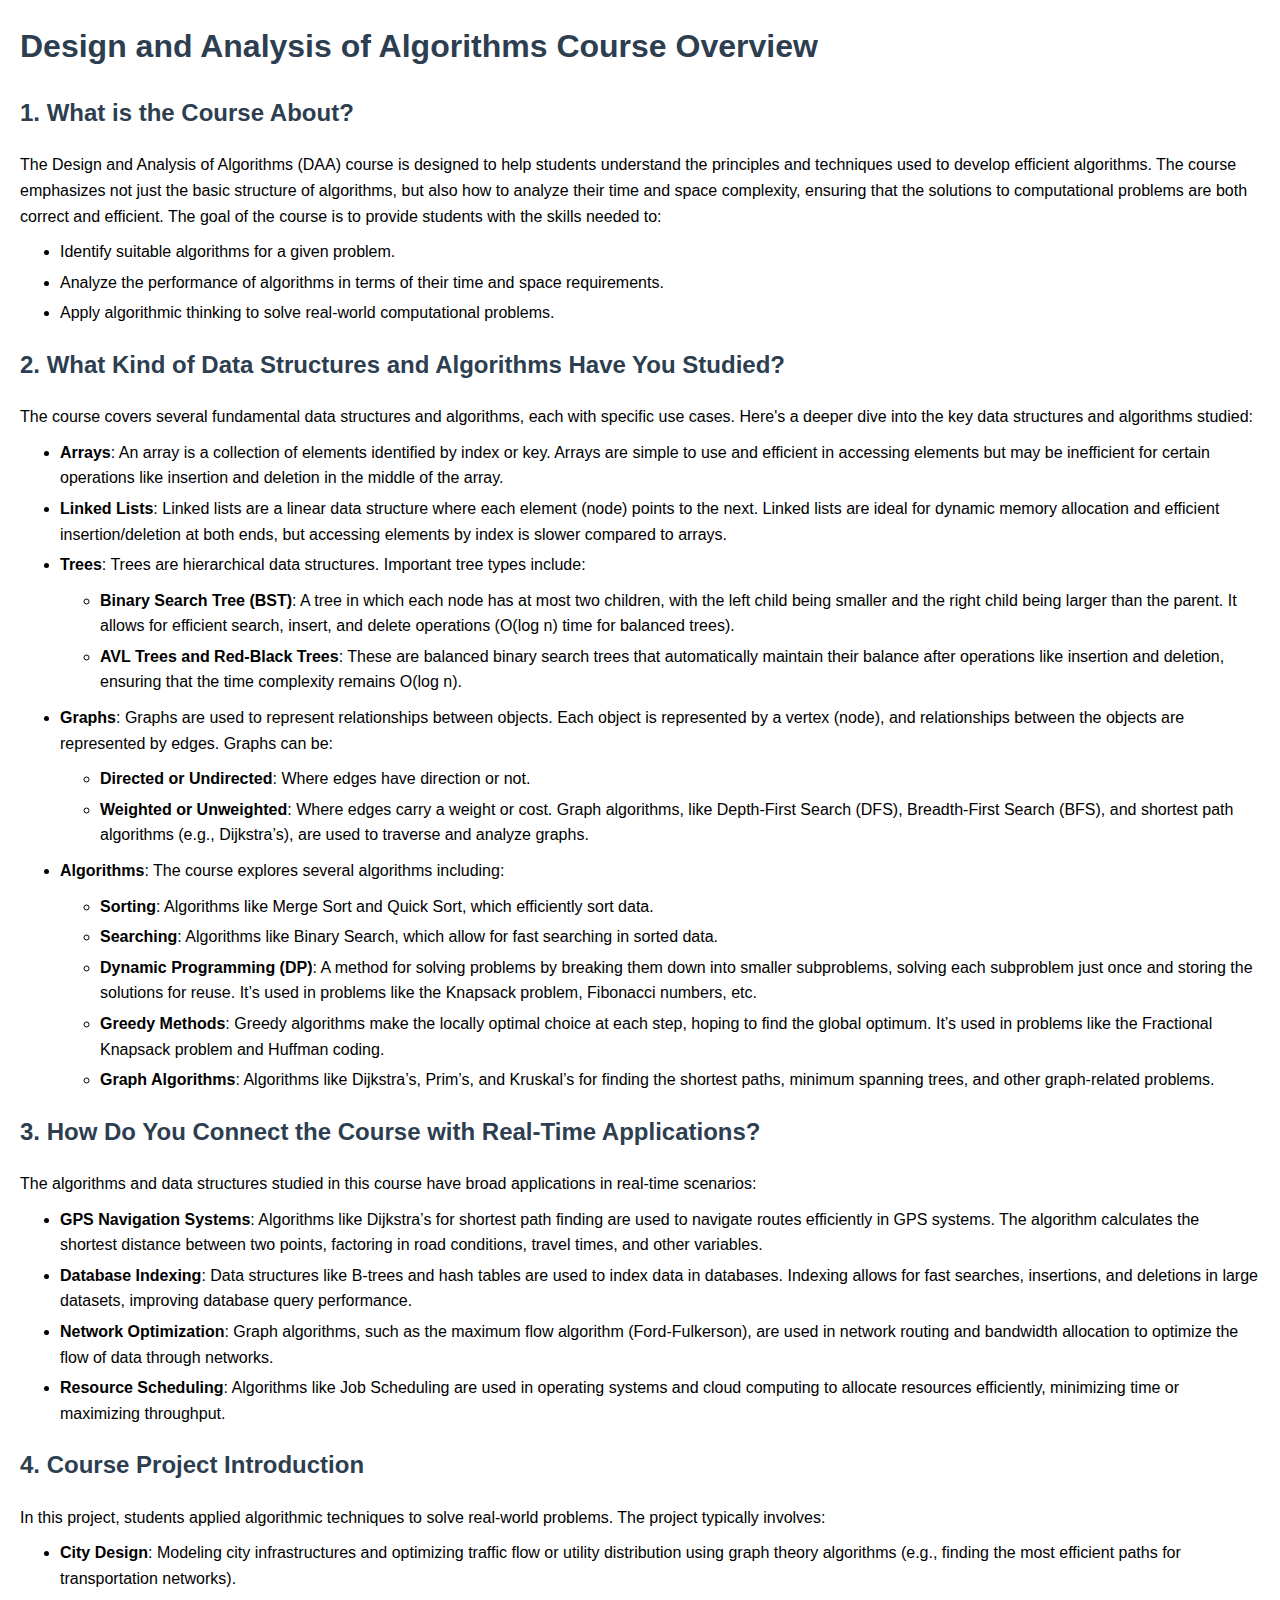
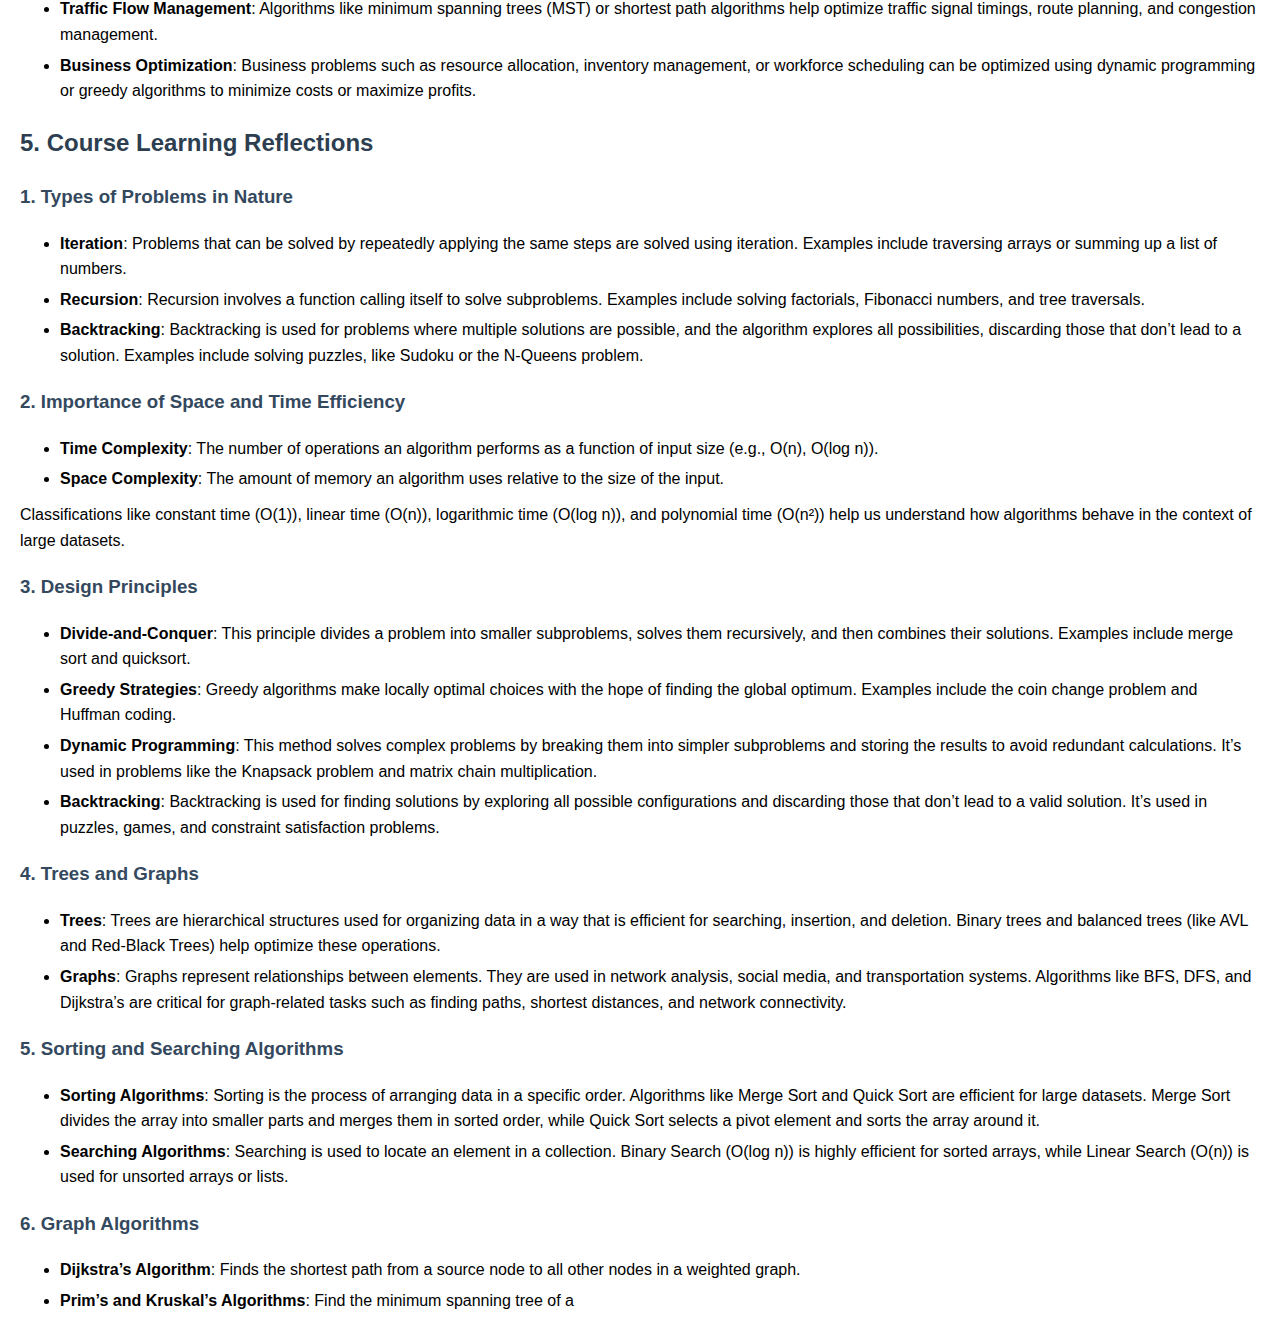
<file: theory_reflection.html>
<!DOCTYPE html>
<html lang="en">
<head>
    <meta charset="UTF-8">
    <meta name="viewport" content="width=device-width, initial-scale=1.0">
    <title>Design and Analysis of Algorithms Course</title>
    <style>
        body {
            font-family: Arial, sans-serif;
            line-height: 1.6;
            margin: 20px;
        }
        h1, h2 {
            color: #2c3e50;
        }
        h3 {
            color: #34495e;
        }
        p {
            margin: 10px 0;
        }
        ul {
            margin: 10px 0;
        }
        li {
            margin: 5px 0;
        }
    </style>
</head>
<body>
    <h1>Design and Analysis of Algorithms Course Overview</h1>

    <h2>1. What is the Course About?</h2>
    <p>The Design and Analysis of Algorithms (DAA) course is designed to help students understand the principles and techniques used to develop efficient algorithms. The course emphasizes not just the basic structure of algorithms, but also how to analyze their time and space complexity, ensuring that the solutions to computational problems are both correct and efficient. The goal of the course is to provide students with the skills needed to:</p>
    <ul>
        <li>Identify suitable algorithms for a given problem.</li>
        <li>Analyze the performance of algorithms in terms of their time and space requirements.</li>
        <li>Apply algorithmic thinking to solve real-world computational problems.</li>
    </ul>

    <h2>2. What Kind of Data Structures and Algorithms Have You Studied?</h2>
    <p>The course covers several fundamental data structures and algorithms, each with specific use cases. Here's a deeper dive into the key data structures and algorithms studied:</p>
    <ul>
        <li><strong>Arrays</strong>: An array is a collection of elements identified by index or key. Arrays are simple to use and efficient in accessing elements but may be inefficient for certain operations like insertion and deletion in the middle of the array.</li>
        <li><strong>Linked Lists</strong>: Linked lists are a linear data structure where each element (node) points to the next. Linked lists are ideal for dynamic memory allocation and efficient insertion/deletion at both ends, but accessing elements by index is slower compared to arrays.</li>
        <li><strong>Trees</strong>: Trees are hierarchical data structures. Important tree types include:
            <ul>
                <li><strong>Binary Search Tree (BST)</strong>: A tree in which each node has at most two children, with the left child being smaller and the right child being larger than the parent. It allows for efficient search, insert, and delete operations (O(log n) time for balanced trees).</li>
                <li><strong>AVL Trees and Red-Black Trees</strong>: These are balanced binary search trees that automatically maintain their balance after operations like insertion and deletion, ensuring that the time complexity remains O(log n).</li>
            </ul>
        </li>
        <li><strong>Graphs</strong>: Graphs are used to represent relationships between objects. Each object is represented by a vertex (node), and relationships between the objects are represented by edges. Graphs can be:
            <ul>
                <li><strong>Directed or Undirected</strong>: Where edges have direction or not.</li>
                <li><strong>Weighted or Unweighted</strong>: Where edges carry a weight or cost. Graph algorithms, like Depth-First Search (DFS), Breadth-First Search (BFS), and shortest path algorithms (e.g., Dijkstra’s), are used to traverse and analyze graphs.</li>
            </ul>
        </li>
        <li><strong>Algorithms</strong>: The course explores several algorithms including:
            <ul>
                <li><strong>Sorting</strong>: Algorithms like Merge Sort and Quick Sort, which efficiently sort data.</li>
                <li><strong>Searching</strong>: Algorithms like Binary Search, which allow for fast searching in sorted data.</li>
                <li><strong>Dynamic Programming (DP)</strong>: A method for solving problems by breaking them down into smaller subproblems, solving each subproblem just once and storing the solutions for reuse. It’s used in problems like the Knapsack problem, Fibonacci numbers, etc.</li>
                <li><strong>Greedy Methods</strong>: Greedy algorithms make the locally optimal choice at each step, hoping to find the global optimum. It’s used in problems like the Fractional Knapsack problem and Huffman coding.</li>
                <li><strong>Graph Algorithms</strong>: Algorithms like Dijkstra’s, Prim’s, and Kruskal’s for finding the shortest paths, minimum spanning trees, and other graph-related problems.</li>
            </ul>
        </li>
    </ul>

    <h2>3. How Do You Connect the Course with Real-Time Applications?</h2>
    <p>The algorithms and data structures studied in this course have broad applications in real-time scenarios:</p>
    <ul>
        <li><strong>GPS Navigation Systems</strong>: Algorithms like Dijkstra’s for shortest path finding are used to navigate routes efficiently in GPS systems. The algorithm calculates the shortest distance between two points, factoring in road conditions, travel times, and other variables.</li>
        <li><strong>Database Indexing</strong>: Data structures like B-trees and hash tables are used to index data in databases. Indexing allows for fast searches, insertions, and deletions in large datasets, improving database query performance.</li>
        <li><strong>Network Optimization</strong>: Graph algorithms, such as the maximum flow algorithm (Ford-Fulkerson), are used in network routing and bandwidth allocation to optimize the flow of data through networks.</li>
        <li><strong>Resource Scheduling</strong>: Algorithms like Job Scheduling are used in operating systems and cloud computing to allocate resources efficiently, minimizing time or maximizing throughput.</li>
    </ul>

    <h2>4. Course Project Introduction</h2>
    <p>In this project, students applied algorithmic techniques to solve real-world problems. The project typically involves:</p>
    <ul>
        <li><strong>City Design</strong>: Modeling city infrastructures and optimizing traffic flow or utility distribution using graph theory algorithms (e.g., finding the most efficient paths for transportation networks).</li>
        <li><strong>Traffic Flow Management</strong>: Algorithms like minimum spanning trees (MST) or shortest path algorithms help optimize traffic signal timings, route planning, and congestion management.</li>
        <li><strong>Business Optimization</strong>: Business problems such as resource allocation, inventory management, or workforce scheduling can be optimized using dynamic programming or greedy algorithms to minimize costs or maximize profits.</li>
    </ul>

    <h2>5. Course Learning Reflections</h2>

    <h3>1. Types of Problems in Nature</h3>
    <ul>
        <li><strong>Iteration</strong>: Problems that can be solved by repeatedly applying the same steps are solved using iteration. Examples include traversing arrays or summing up a list of numbers.</li>
        <li><strong>Recursion</strong>: Recursion involves a function calling itself to solve subproblems. Examples include solving factorials, Fibonacci numbers, and tree traversals.</li>
        <li><strong>Backtracking</strong>: Backtracking is used for problems where multiple solutions are possible, and the algorithm explores all possibilities, discarding those that don’t lead to a solution. Examples include solving puzzles, like Sudoku or the N-Queens problem.</li>
    </ul>

    <h3>2. Importance of Space and Time Efficiency</h3>
    <ul>
        <li><strong>Time Complexity</strong>: The number of operations an algorithm performs as a function of input size (e.g., O(n), O(log n)).</li>
        <li><strong>Space Complexity</strong>: The amount of memory an algorithm uses relative to the size of the input.</li>
    </ul>
    <p>Classifications like constant time (O(1)), linear time (O(n)), logarithmic time (O(log n)), and polynomial time (O(n²)) help us understand how algorithms behave in the context of large datasets.</p>

    <h3>3. Design Principles</h3>
    <ul>
        <li><strong>Divide-and-Conquer</strong>: This principle divides a problem into smaller subproblems, solves them recursively, and then combines their solutions. Examples include merge sort and quicksort.</li>
        <li><strong>Greedy Strategies</strong>: Greedy algorithms make locally optimal choices with the hope of finding the global optimum. Examples include the coin change problem and Huffman coding.</li>
        <li><strong>Dynamic Programming</strong>: This method solves complex problems by breaking them into simpler subproblems and storing the results to avoid redundant calculations. It’s used in problems like the Knapsack problem and matrix chain multiplication.</li>
        <li><strong>Backtracking</strong>: Backtracking is used for finding solutions by exploring all possible configurations and discarding those that don’t lead to a valid solution. It’s used in puzzles, games, and constraint satisfaction problems.</li>
    </ul>

    <h3>4. Trees and Graphs</h3>
    <ul>
        <li><strong>Trees</strong>: Trees are hierarchical structures used for organizing data in a way that is efficient for searching, insertion, and deletion. Binary trees and balanced trees (like AVL and Red-Black Trees) help optimize these operations.</li>
        <li><strong>Graphs</strong>: Graphs represent relationships between elements. They are used in network analysis, social media, and transportation systems. Algorithms like BFS, DFS, and Dijkstra’s are critical for graph-related tasks such as finding paths, shortest distances, and network connectivity.</li>
    </ul>

    <h3>5. Sorting and Searching Algorithms</h3>
    <ul>
        <li><strong>Sorting Algorithms</strong>: Sorting is the process of arranging data in a specific order. Algorithms like Merge Sort and Quick Sort are efficient for large datasets. Merge Sort divides the array into smaller parts and merges them in sorted order, while Quick Sort selects a pivot element and sorts the array around it.</li>
        <li><strong>Searching Algorithms</strong>: Searching is used to locate an element in a collection. Binary Search (O(log n)) is highly efficient for sorted arrays, while Linear Search (O(n)) is used for unsorted arrays or lists.</li>
    </ul>

    <h3>6. Graph Algorithms</h3>
    <ul>
        <li><strong>Dijkstra’s Algorithm</strong>: Finds the shortest path from a source node to all other nodes in a weighted graph.</li>
        <li><strong>Prim’s and Kruskal’s Algorithms</strong>: Find the minimum spanning tree of a
</file>
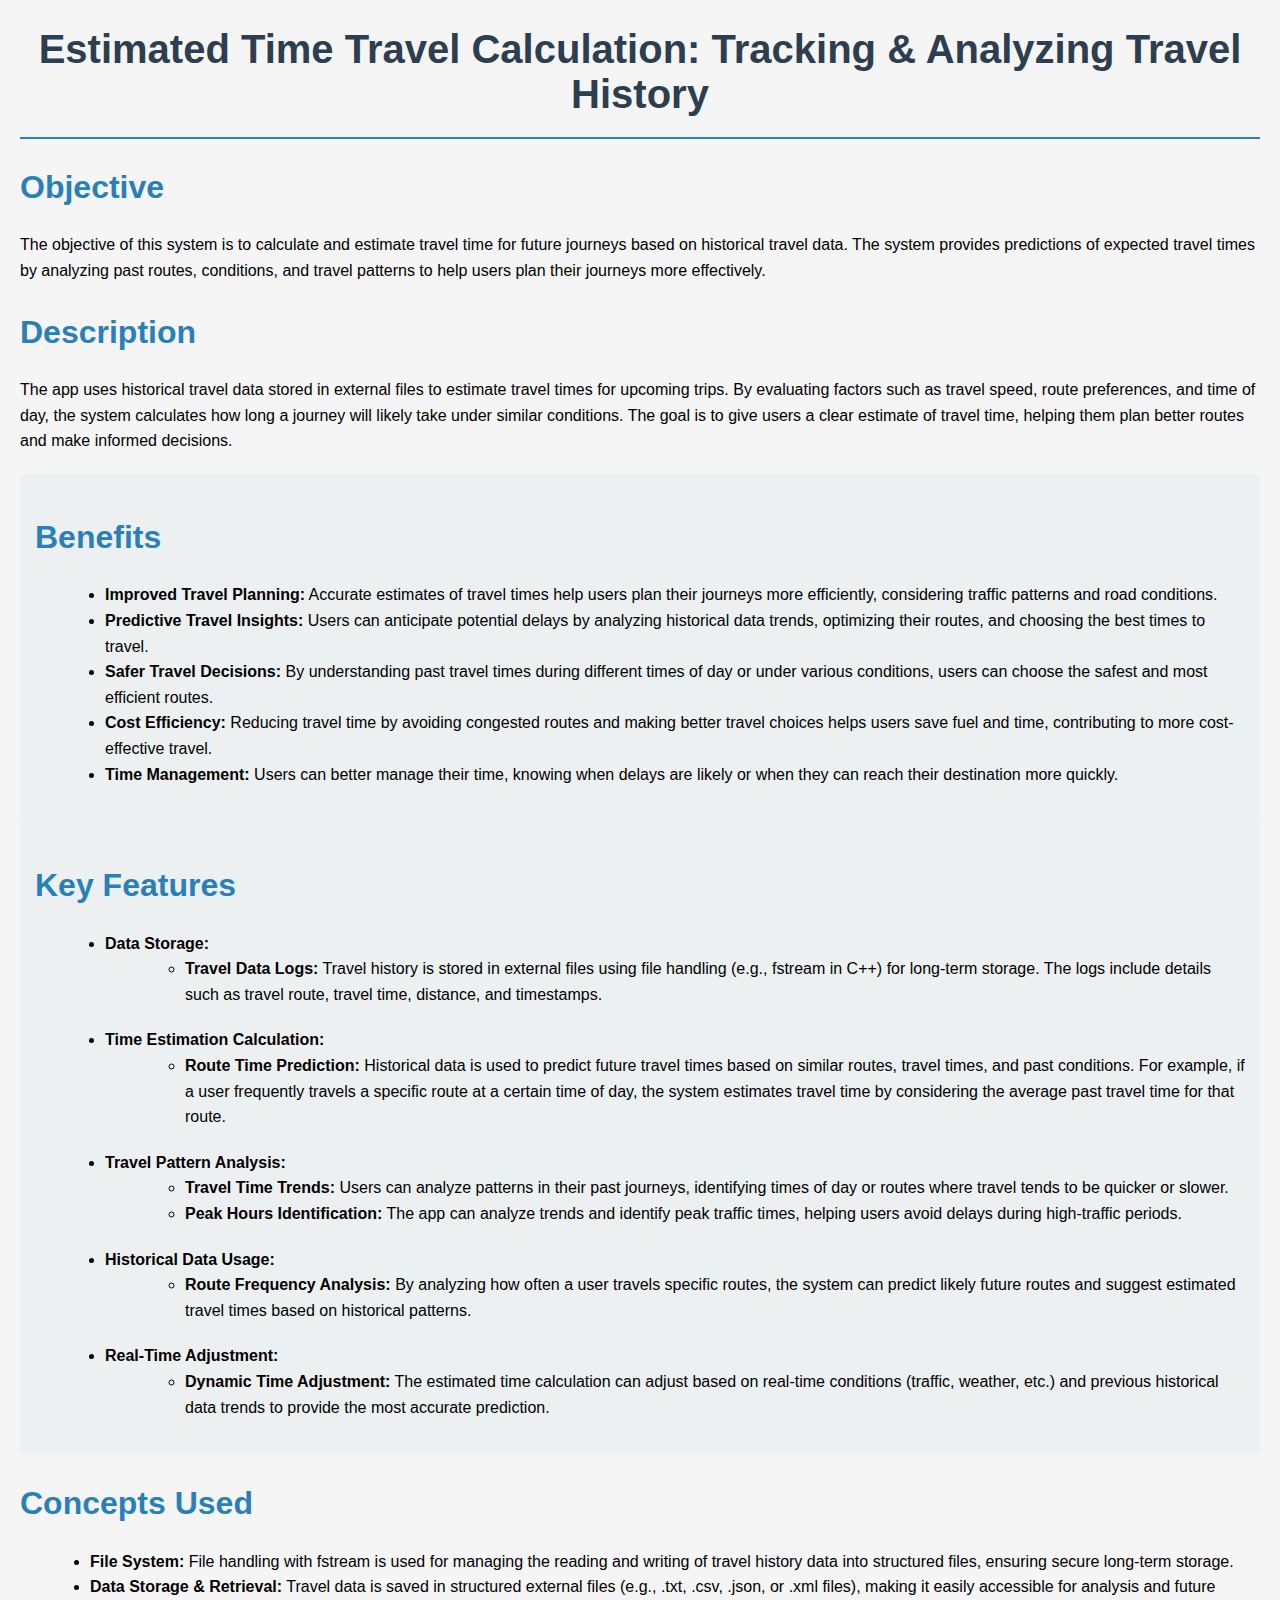
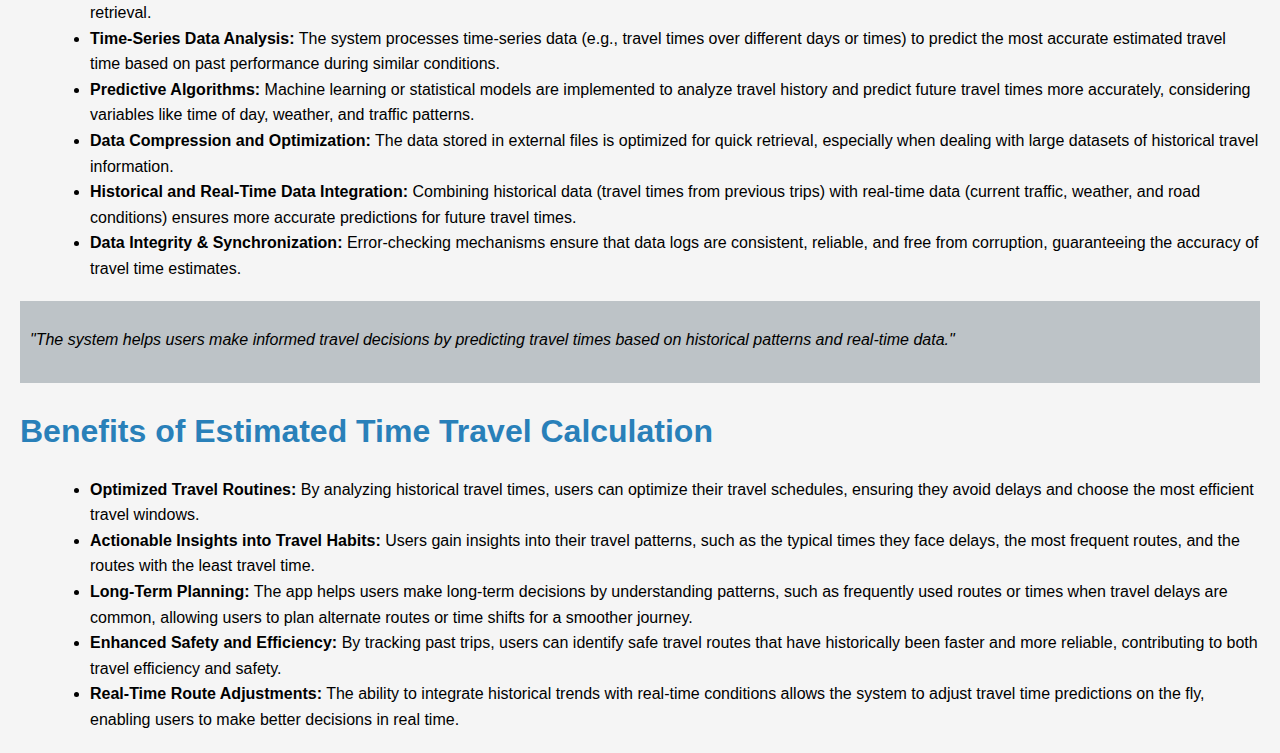
<file: vaish_usecase.html>
<!DOCTYPE html>
<html lang="en">
<head>
    <meta charset="UTF-8">
    <meta name="viewport" content="width=device-width, initial-scale=1.0">
    <meta http-equiv="X-UA-Compatible" content="ie=edge">
    <title>Estimated Time Travel Calculation: Tracking & Analyzing Travel History</title>
    <style>
        body {
            font-family: Arial, sans-serif;
            margin: 20px;
            background-color: #f5f5f5;
        }
        h1 {
            text-align: center;
            color: #2C3E50;
            font-size: 2.5em;
            padding-bottom: 20px;
            border-bottom: 2px solid #2980B9;
        }
        h2 {
            color: #2980B9;
            font-size: 2em;
            margin-top: 30px;
        }
        h3 {
            color: #34495E;
            font-size: 1.5em;
        }
        p, ul {
            margin-bottom: 20px;
            line-height: 1.6;
        }
        ul {
            margin-left: 30px;
        }
        .highlight {
            color: #E74C3C;
            font-weight: bold;
        }
        .concepts {
            margin-left: 40px;
        }
        .benefits, .features {
            background-color: #ECF0F1;
            padding: 15px;
            border-radius: 5px;
        }
        .quote {
            background-color: #BDC3C7;
            padding: 10px;
            font-style: italic;
            margin-top: 20px;
        }
        .tip {
            background-color: #F39C12;
            padding: 10px;
            color: #fff;
            border-radius: 5px;
            margin-top: 10px;
        }
    </style>
</head>
<body>

    <h1>Estimated Time Travel Calculation: Tracking & Analyzing Travel History</h1>

    <section>
        <h2>Objective</h2>
        <p>The objective of this system is to calculate and estimate travel time for future journeys based on historical travel data. The system provides predictions of expected travel times by analyzing past routes, conditions, and travel patterns to help users plan their journeys more effectively.</p>
    </section>

    <section>
        <h2>Description</h2>
        <p>The app uses historical travel data stored in external files to estimate travel times for upcoming trips. By evaluating factors such as travel speed, route preferences, and time of day, the system calculates how long a journey will likely take under similar conditions. The goal is to give users a clear estimate of travel time, helping them plan better routes and make informed decisions.</p>
    </section>

    <section class="benefits">
        <h2>Benefits</h2>
        <ul>
            <li><strong>Improved Travel Planning:</strong> Accurate estimates of travel times help users plan their journeys more efficiently, considering traffic patterns and road conditions.</li>
            <li><strong>Predictive Travel Insights:</strong> Users can anticipate potential delays by analyzing historical data trends, optimizing their routes, and choosing the best times to travel.</li>
            <li><strong>Safer Travel Decisions:</strong> By understanding past travel times during different times of day or under various conditions, users can choose the safest and most efficient routes.</li>
            <li><strong>Cost Efficiency:</strong> Reducing travel time by avoiding congested routes and making better travel choices helps users save fuel and time, contributing to more cost-effective travel.</li>
            <li><strong>Time Management:</strong> Users can better manage their time, knowing when delays are likely or when they can reach their destination more quickly.</li>
        </ul>
    </section>

    <section class="features">
        <h2>Key Features</h2>
        <ul>
            <li><strong>Data Storage:</strong>
                <ul class="concepts">
                    <li><strong>Travel Data Logs:</strong> Travel history is stored in external files using file handling (e.g., fstream in C++) for long-term storage. The logs include details such as travel route, travel time, distance, and timestamps.</li>
                </ul>
            </li>
            <li><strong>Time Estimation Calculation:</strong>
                <ul class="concepts">
                    <li><strong>Route Time Prediction:</strong> Historical data is used to predict future travel times based on similar routes, travel times, and past conditions. For example, if a user frequently travels a specific route at a certain time of day, the system estimates travel time by considering the average past travel time for that route.</li>
                </ul>
            </li>
            <li><strong>Travel Pattern Analysis:</strong>
                <ul class="concepts">
                    <li><strong>Travel Time Trends:</strong> Users can analyze patterns in their past journeys, identifying times of day or routes where travel tends to be quicker or slower.</li>
                    <li><strong>Peak Hours Identification:</strong> The app can analyze trends and identify peak traffic times, helping users avoid delays during high-traffic periods.</li>
                </ul>
            </li>
            <li><strong>Historical Data Usage:</strong>
                <ul class="concepts">
                    <li><strong>Route Frequency Analysis:</strong> By analyzing how often a user travels specific routes, the system can predict likely future routes and suggest estimated travel times based on historical patterns.</li>
                </ul>
            </li>
            <li><strong>Real-Time Adjustment:</strong>
                <ul class="concepts">
                    <li><strong>Dynamic Time Adjustment:</strong> The estimated time calculation can adjust based on real-time conditions (traffic, weather, etc.) and previous historical data trends to provide the most accurate prediction.</li>
                </ul>
            </li>
        </ul>
    </section>

    <section>
        <h2>Concepts Used</h2>
        <ul>
            <li><strong>File System:</strong> File handling with fstream is used for managing the reading and writing of travel history data into structured files, ensuring secure long-term storage.</li>
            <li><strong>Data Storage & Retrieval:</strong> Travel data is saved in structured external files (e.g., .txt, .csv, .json, or .xml files), making it easily accessible for analysis and future retrieval.</li>
            <li><strong>Time-Series Data Analysis:</strong> The system processes time-series data (e.g., travel times over different days or times) to predict the most accurate estimated travel time based on past performance during similar conditions.</li>
            <li><strong>Predictive Algorithms:</strong> Machine learning or statistical models are implemented to analyze travel history and predict future travel times more accurately, considering variables like time of day, weather, and traffic patterns.</li>
            <li><strong>Data Compression and Optimization:</strong> The data stored in external files is optimized for quick retrieval, especially when dealing with large datasets of historical travel information.</li>
            <li><strong>Historical and Real-Time Data Integration:</strong> Combining historical data (travel times from previous trips) with real-time data (current traffic, weather, and road conditions) ensures more accurate predictions for future travel times.</li>
            <li><strong>Data Integrity & Synchronization:</strong> Error-checking mechanisms ensure that data logs are consistent, reliable, and free from corruption, guaranteeing the accuracy of travel time estimates.</li>
        </ul>
    </section>

    <section class="quote">
        <p><em>"The system helps users make informed travel decisions by predicting travel times based on historical patterns and real-time data."</em></p>
    </section>

    <section>
        <h2>Benefits of Estimated Time Travel Calculation</h2>
        <ul>
            <li><strong>Optimized Travel Routines:</strong> By analyzing historical travel times, users can optimize their travel schedules, ensuring they avoid delays and choose the most efficient travel windows.</li>
            <li><strong>Actionable Insights into Travel Habits:</strong> Users gain insights into their travel patterns, such as the typical times they face delays, the most frequent routes, and the routes with the least travel time.</li>
            <li><strong>Long-Term Planning:</strong> The app helps users make long-term decisions by understanding patterns, such as frequently used routes or times when travel delays are common, allowing users to plan alternate routes or time shifts for a smoother journey.</li>
            <li><strong>Enhanced Safety and Efficiency:</strong> By tracking past trips, users can identify safe travel routes that have historically been faster and more reliable, contributing to both travel efficiency and safety.</li>
            <li><strong>Real-Time Route Adjustments:</strong> The ability to integrate historical trends with real-time conditions allows the system to adjust travel time predictions on the fly, enabling users to make better decisions in real time.</li>
        </ul>
    </section>

</body>
</html>
</file>
<file: styles.css>

</file>
<file: style.css>
/* Reset default margin and padding */
* {
    margin: 0;
    padding: 0;
    box-sizing: border-box;
}

/* Global Styles */
body {
    font-family: 'Poppins', sans-serif;
    background-color: #f5f5f5;
    margin: 0;
    padding: 20px; /* Adding padding to the body to prevent sticking at the top */
    display: flex;
    justify-content: center;
    align-items: flex-start; /* Aligns content towards the top */
    min-height: 100vh;
}

/* Main Container */
section {
    background-color: white;
    padding: 2rem;
    width: 90%;
    max-width: 800px;
    box-shadow: 0 4px 15px rgba(0, 0, 0, 0.1);
    border-radius: 8px;
    text-align: center;
    margin-top: 30px; /* Adding margin to ensure there's space from the top */
}

/* Header */
header {
    background-color: #4CAF50;
    color: white;
    padding: 2rem;
    border-radius: 8px;
    margin-bottom: 1.5rem;
}

header h1 {
    font-size: 2rem;
    margin: 0;
}

header p {
    margin: 1rem 0 0;
}

/* Section Titles */
h2 {
    color: #4CAF50;
    margin-bottom: 1rem;
}

/* List Items */
ul {
    list-style: none;
    padding: 0;
}

ul li {
    background-color: #e7f7e7;
    margin-bottom: 0.5rem;
    padding: 0.75rem;
    border-radius: 5px;
}

/* Links */
a {
    color: #4CAF50;
    text-decoration: none;
    font-weight: bold;
}

a:hover {
    text-decoration: underline;
}

/* Definition List */
dl dt {
    font-weight: bold;
    color: #333;
    margin-top: 1rem;
}

dl dd {
    margin-left: 1.5rem;
    color: #666;
}

/* Blockquote */
blockquote {
    font-style: italic;
    color: #555;
    border-left: 4px solid #4CAF50;
    padding-left: 1rem;
    margin-top: 2rem;
}

/* Responsive Design */
@media (max-width: 600px) {
    section {
        padding: 1.5rem;
    }

    header {
        padding: 1.5rem;
    }
}
</file>
